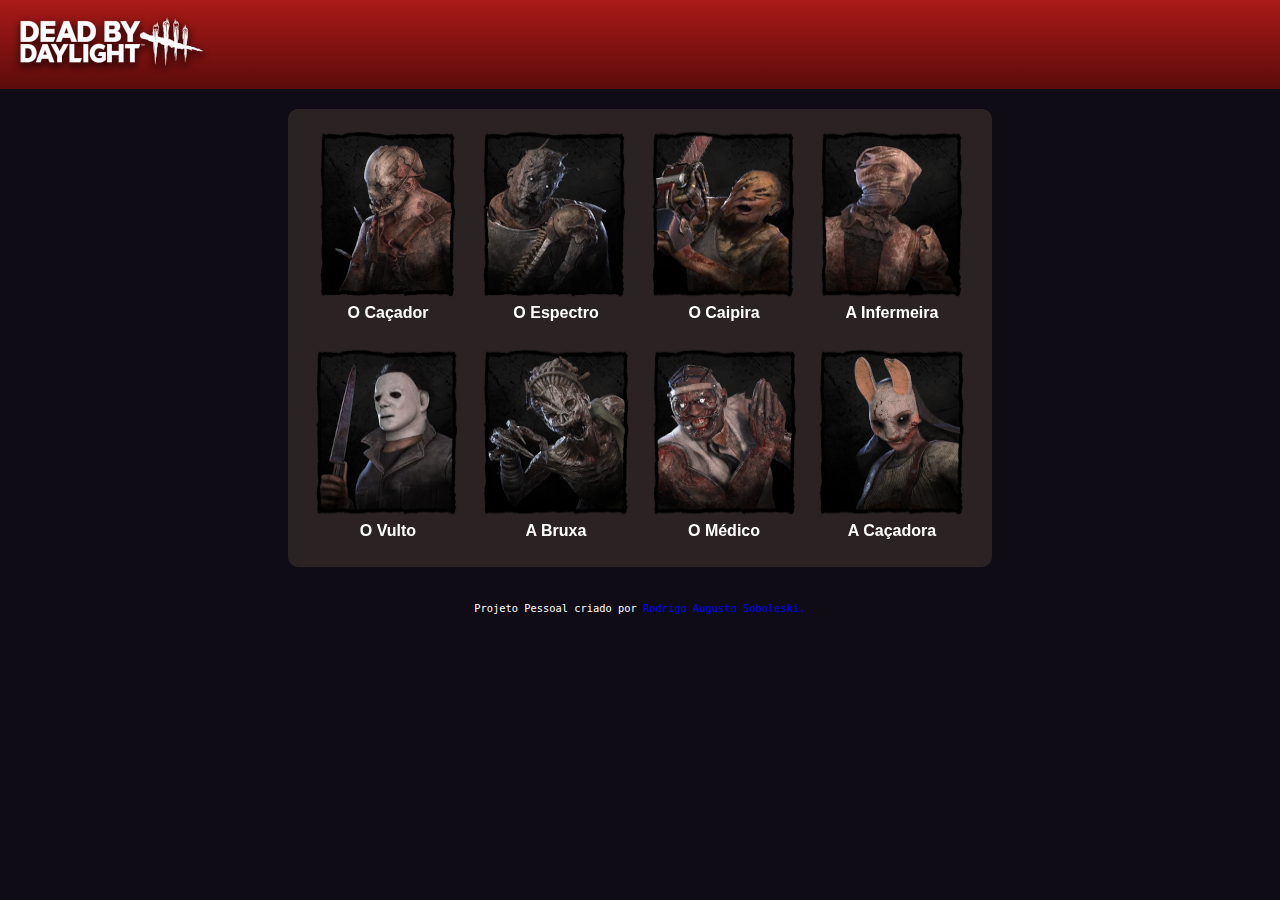
<file: index.html>
<!DOCTYPE html>
<html lang="pt-br">

<head>
    <meta charset="UTF-8">
    <meta name="viewport" content="width=device-width, initial-scale=1.0">
    <title>Assassinos Dead by Daylight</title>
    <link rel="shortcut icon" href="imagens/dbd-icon.ico" type="image/x-icon">
    <link rel="stylesheet" href="estilos/mobile-first.css">
    <link rel="stylesheet" href="estilos/media-query.css"> 
</head>

<body>
    <header>
        <img src="imagens/Deadbydaylight_logo.png" alt="">
    </header>

    <section>
        <div class="container">

            <a href="paginas/1-trapper-info.html">
                <div class="card">
                    <img src="imagens/1-trapper/trapper-card.png" alt="card-o_caçador">
                    <div class="texto">
                        <h2>O Caçador</h2>
                    </div>
                </div>
            </a>

            <a href="paginas/2-wraith-info.html">
                <div class="card">
                    <img src="imagens/2-wraith/wraith-card.png" alt="card-o_espectro">
                    <div class="texto">
                        <h2>O Espectro</h2>
                    </div>
                </div>
            </a>

            <a href="paginas/3-hillbilly-info.html">
                <div class="card">
                    <img src="imagens/3-hillbilly/hillbilly-card.png" alt="card-o_caipira">
                    <div class="texto">
                        <h2>O Caipira</h2>
                    </div>
                </div>
            </a>

            <a href="paginas/4-nurse.info.html">
                <div class="card">
                    <img src="imagens/4-nurse/nurse.png" alt="card-a_infermeira">
                    <div class="texto">
                        <h2>A Infermeira</h2>
                    </div>
                </div>
            </a>

            <a href="paginas/5-myers-info.html">
                <div class="card">
                    <img src="imagens/5-myers/myers-card.png" alt="card-o-vulto">
                    <div class="texto">
                        <h2>O Vulto</h2>
                    </div>
                </div>
            </a>

            <a href="paginas/6-hag-info.html">
                <div class="card">
                    <img src="imagens/6-hag/hag-card.png" alt="card-a_bruxa">
                    <div class="texto">
                        <h2>A Bruxa</h2>
                    </div>
                </div>
            </a>

            <a href="paginas/7-doctor-info.html">
                <div class="card">
                    <img src="imagens/7-doctor/doctor-card.png" alt="card-o-medico">
                    <div class="texto">
                        <h2>O Médico</h2>
                    </div>
                </div>
            </a>

            <a href="paginas/8-huntress-info.html">
                <div class="card">
                    <img src="imagens/8-huntress/huntress-card.png" alt="card-a-caçadora">
                    <div class="texto">
                        <h2>A Caçadora</h2>
                    </div>
                </div>
            </a>

    </section>
</body>

<footer>
    <p>Projeto Pessoal criado por <a href="https://github.com/rodrigosoboleski" target="_blank">Rodrigo Augusto Soboleski.</a></p>
</footer>



<script type="text/javascript" src="vanilla-tilt.js"></script>
    <script>
        VanillaTilt.init(document.querySelectorAll(".card"), {
            max: 25,
            speed: 400,
        });
    </script>
</html>
</file>
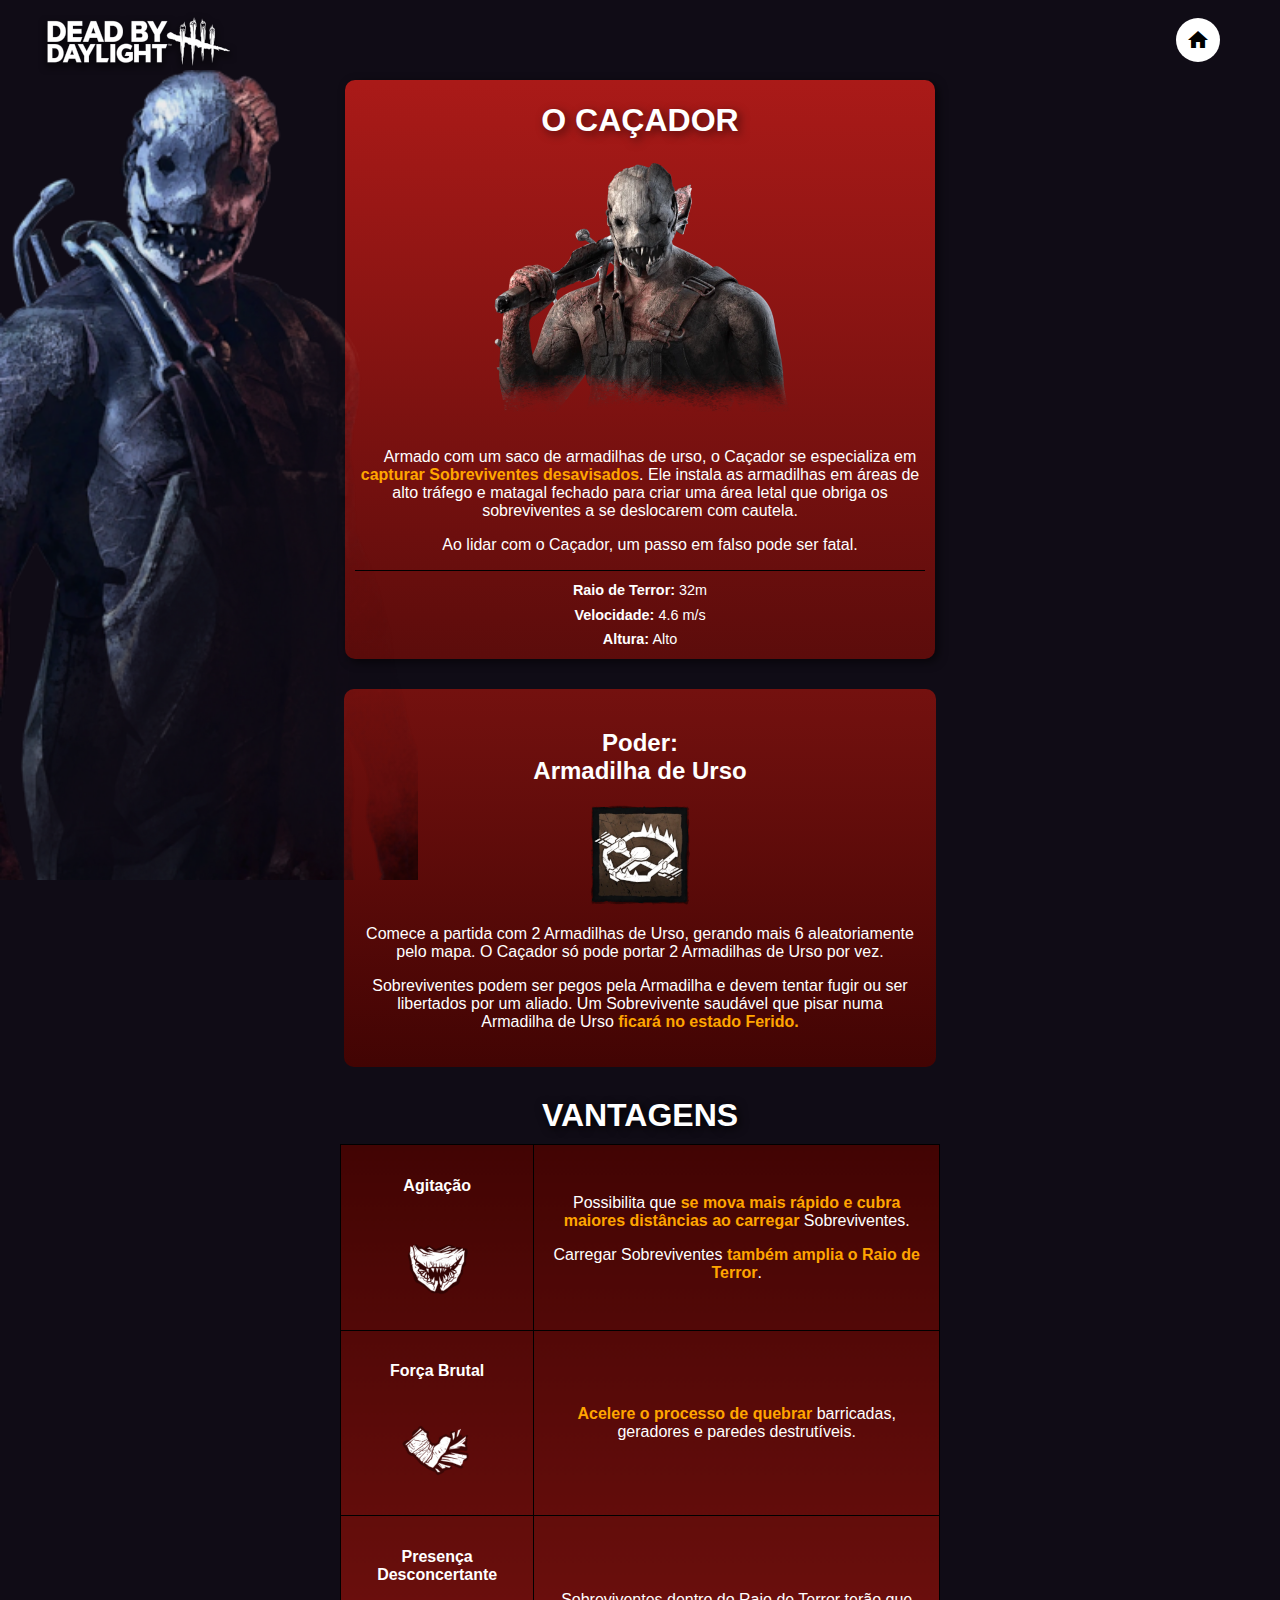
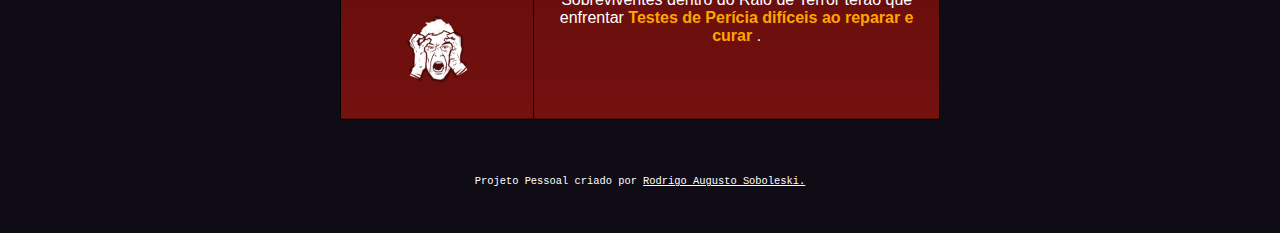
<file: paginas/1-trapper-info.html>
<!DOCTYPE html>
<html lang="pt-br">

<head>
    <meta charset="UTF-8">
    <meta name="viewport" content="width=device-width, initial-scale=1.0">
    <title>Sobre O Caçador</title>
    <link rel="stylesheet" href="../estilos/info.css">
    <link rel="stylesheet" href="../estilos/info-mq.css">
    <link href="https://fonts.googleapis.com/icon?family=Material+Icons" rel="stylesheet">
</head>

<body>
    <header>
        <div class="logo">
            <img src="../imagens/Deadbydaylight_logo.png" alt="deadbydaylight_logo">
        </div>
        <div class="home">
            <a href="../index.html"><i class="material-icons">home</i></a>
        </div>
    </header>



    <main>

        <section class="wpp">
            <img src="../imagens/1-trapper/trapper-corpo.png" alt="caçador-corpo">
        </section>


        <section class="pagina">
            <section class="killer-sobre">
                <h1>O CAÇADOR</h1>
                <section class="killer">
                    <img src="../imagens/1-trapper/trapper-busto.png" alt="dbd-o_caçador-busto">
                </section>

                <section class="sobre">
                    <p>Armado com um saco de armadilhas de urso, o Caçador se especializa em <span>capturar
                            Sobreviventes desavisados</span>. Ele instala as armadilhas em áreas de alto tráfego e
                        matagal fechado para criar uma área letal que obriga os sobreviventes a se deslocarem com
                        cautela.</p>
                    <p>Ao lidar com o Caçador, um passo em falso pode ser fatal.</p>

                    <div class="div1">
                        <p><strong>Raio de Terror:</strong> 32m</p>
                        <p><strong>Velocidade:</strong> 4.6 m/s</p>
                        <p><strong>Altura:</strong> Alto</p>
                    </div>
                </section>
            </section>

            <section class="dados">
                <h2>Poder:<br>Armadilha de Urso</h2>
                    <img src="../imagens/1-trapper/power-armadilha.png" alt="icone-poder-o_caçador">
                    <div id="poder">
                        <p>Comece a partida com 2 Armadilhas de Urso, gerando mais 6 aleatoriamente pelo mapa. O Caçador
                            só pode portar 2 Armadilhas de Urso por vez.</p>
                        <p>Sobreviventes podem ser pegos pela Armadilha e devem tentar fugir ou ser libertados por um
                            aliado. Um Sobrevivente saudável que pisar numa Armadilha de Urso <span>ficará no estado
                                Ferido.</span></p>
                    </div>
            </section>



            <h1 class="titulo">VANTAGENS</h1>
            <section class="perks">
                <table>
                    <tr>
                        <td class="td-img">
                            <h4>Agitação</h4>
                            <img src="../imagens/1-trapper/IconPerks_agitation.png" alt="icone-vantagem-agitação">
                        </td>
                        <td class="td-text">
                            <p> Possibilita que <span>se mova mais rápido e cubra maiores distâncias ao carregar</span>
                                Sobreviventes. </p>
                            <p>Carregar Sobreviventes <span>também amplia o Raio de Terror</span>.</p>

                        </td>
                    </tr>
                    <tr>
                        <td class="td-img">
                            <h4>Força Brutal</h4>
                            <img src="../imagens/1-trapper/IconPerks_brutalStrength.png"
                                alt="icone-vantagem-força_brutal">
                        </td>
                        <td class="td-text">
                            <p><span>Acelere o processo de quebrar</span> barricadas, geradores e paredes destrutíveis.</p>
                        </td>
                    </tr>
                    <tr>
                        <td class="td-img">
                            <h4>Presença Desconcertante</h4>
                            <img src="../imagens/1-trapper/IconPerks_unnervingPresence.png"
                                alt="icone-vantagem-presença_desconcertante">
                        </td>
                        <td class="td-text">
                            <p>Sobreviventes dentro do Raio de Terror terão que enfrentar <span>
                                Testes de Perícia difíceis ao
                                    reparar e curar
                            </span>.</p>
                        </td>
                    </tr>
                </table>
            </section>
        </section>
    </main>
</body>

<footer>
    <p>Projeto Pessoal criado por <a href="https://github.com/rodrigosoboleski" target="_blank">Rodrigo Augusto
            Soboleski.</a></p>
</footer>

</html>
</file>
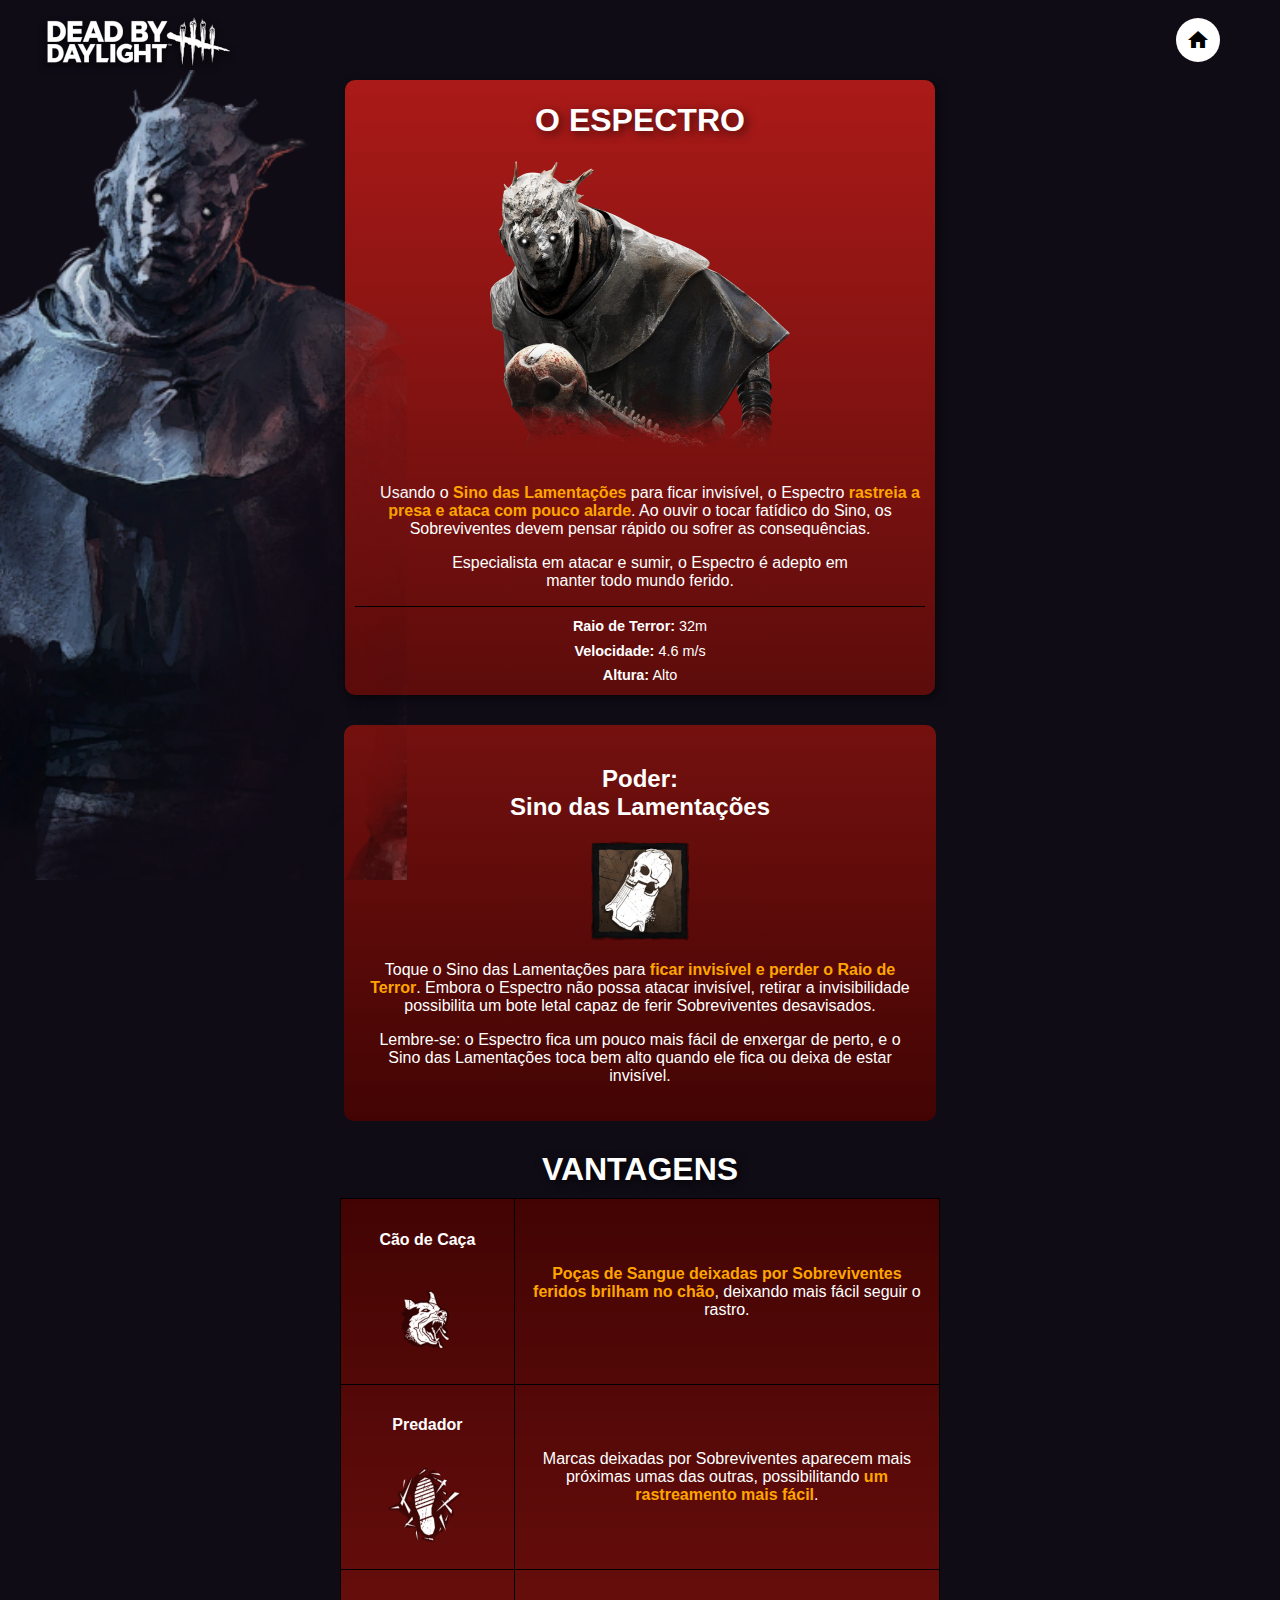
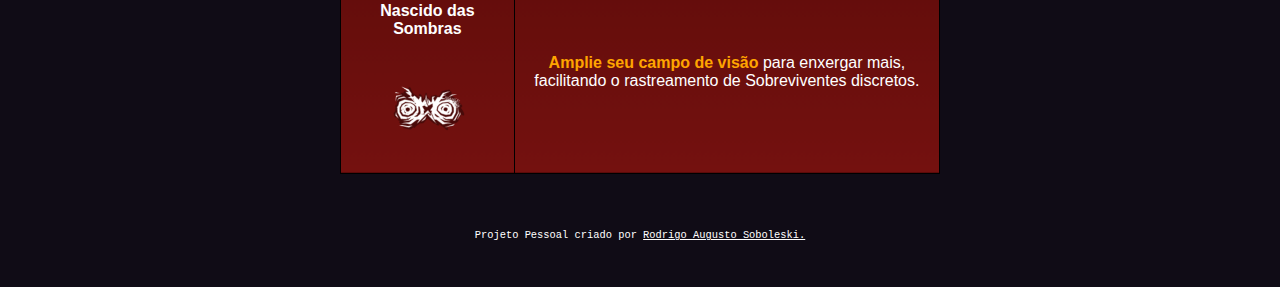
<file: paginas/2-wraith-info.html>
<!DOCTYPE html>
<html lang="pt-br">

<head>
    <meta charset="UTF-8">
    <meta name="viewport" content="width=device-width, initial-scale=1.0">
    <title>Sobre O Espectro</title>
    <link rel="stylesheet" href="../estilos/info.css">
    <link rel="stylesheet" href="../estilos/info-mq.css">
    <link href="https://fonts.googleapis.com/icon?family=Material+Icons" rel="stylesheet">
</head>

<body>
    <header>
        <div class="logo">
            <img src="../imagens/Deadbydaylight_logo.png" alt="deadbydaylight_logo">
        </div>
        <div class="home">
            <a href="../index.html"><i class="material-icons">home</i></a>
        </div>
    </header>

    <main>

        <section class="wpp">
            <img src="../imagens/2-wraith/wraith-corpo.png" alt="espectro-corpo">
        </section>

        <section class="pagina">
            <section class="killer-sobre">
                <h1>O ESPECTRO</h1>
                <section class="killer">
                    <img src="../imagens/2-wraith/wraith-busto.png" alt="dbd-o_espectro-busto">
                </section>
                <section class="sobre">
                    <p>Usando o <span>Sino das Lamentações</span> para ficar invisível, o Espectro <span>rastreia a presa e ataca com pouco alarde</span>. Ao ouvir o tocar fatídico do Sino, os Sobreviventes devem pensar rápido ou sofrer as consequências.</p>
                    <p>Especialista em atacar e sumir, o Espectro é adepto em <br> manter todo mundo ferido.</p>
                    <div class="div1">
                        <p><strong>Raio de Terror:</strong> 32m</p>
                        <p><strong>Velocidade:</strong> 4.6 m/s</p>
                        <p><strong>Altura:</strong> Alto</p>
                </div>
                </section>
            </section>

            <section class="dados">
                    <h2>Poder: <br> Sino das Lamentações</h2>
                    <img src="../imagens/2-wraith/power-sino.png" alt="icone-poder-o-espectro">
                    
                    <div class="poder">
                        <p>Toque o Sino das Lamentações para <span>ficar invisível e perder o Raio de Terror</span>. Embora o Espectro não possa atacar invisível, retirar a invisibilidade possibilita um bote letal capaz de ferir Sobreviventes desavisados.</p> 
                        <p>Lembre-se: o Espectro fica um pouco mais fácil de enxergar de perto, e o Sino das Lamentações toca bem alto quando ele fica ou deixa de estar invisível.</p>
                    </div>
            </section>
            <h1 class="titulo">VANTAGENS</h1>
            <section class="perks">
                <table>
                    <tr>
                        <td class="td-img">
                            <h4>Cão de Caça</h4>
                            <img src="../imagens/2-wraith/IconPerks_bloodhound.png" alt="icone-vantagem-cao-de-caça">
                        </td>
                        <td class="td-text">
                            <p> <span>Poças de Sangue deixadas por Sobreviventes feridos brilham no chão</span>, deixando mais fácil seguir o rastro.</p>
                        </td>
                    </tr>
                    <tr>
                        <td class="td-img">
                            <h4>Predador</h4>
                            <img src="../imagens/2-wraith/IconPerks_predator.png" alt="icone-vantagem-predador">
                        </td>
                        <td class="td-text">
                            <p>Marcas deixadas por Sobreviventes aparecem mais próximas umas das outras, possibilitando <span>um rastreamento mais fácil</span>.</p>
                        </td>
                    </tr>
                    <tr>
                        <td class="td-img">
                            <h4>Nascido das Sombras</h4>
                            <img src="../imagens/2-wraith/IconPerks_shadowborn.png" alt="icone-vantagem-pnascido-das-sombras">
                        </td>
                        <td class="td-text">
                            <p><span>Amplie seu campo de visão</span> para enxergar mais, facilitando o rastreamento de Sobreviventes discretos.</p>
                        </td>
                    </tr>
                </table>
            </section>
        </section>
    </main>
</body>

<footer>
    <p>Projeto Pessoal criado por <a href="https://github.com/rodrigosoboleski" target="_blank">Rodrigo Augusto Soboleski.</a></p>
</footer>

</html>
</file>
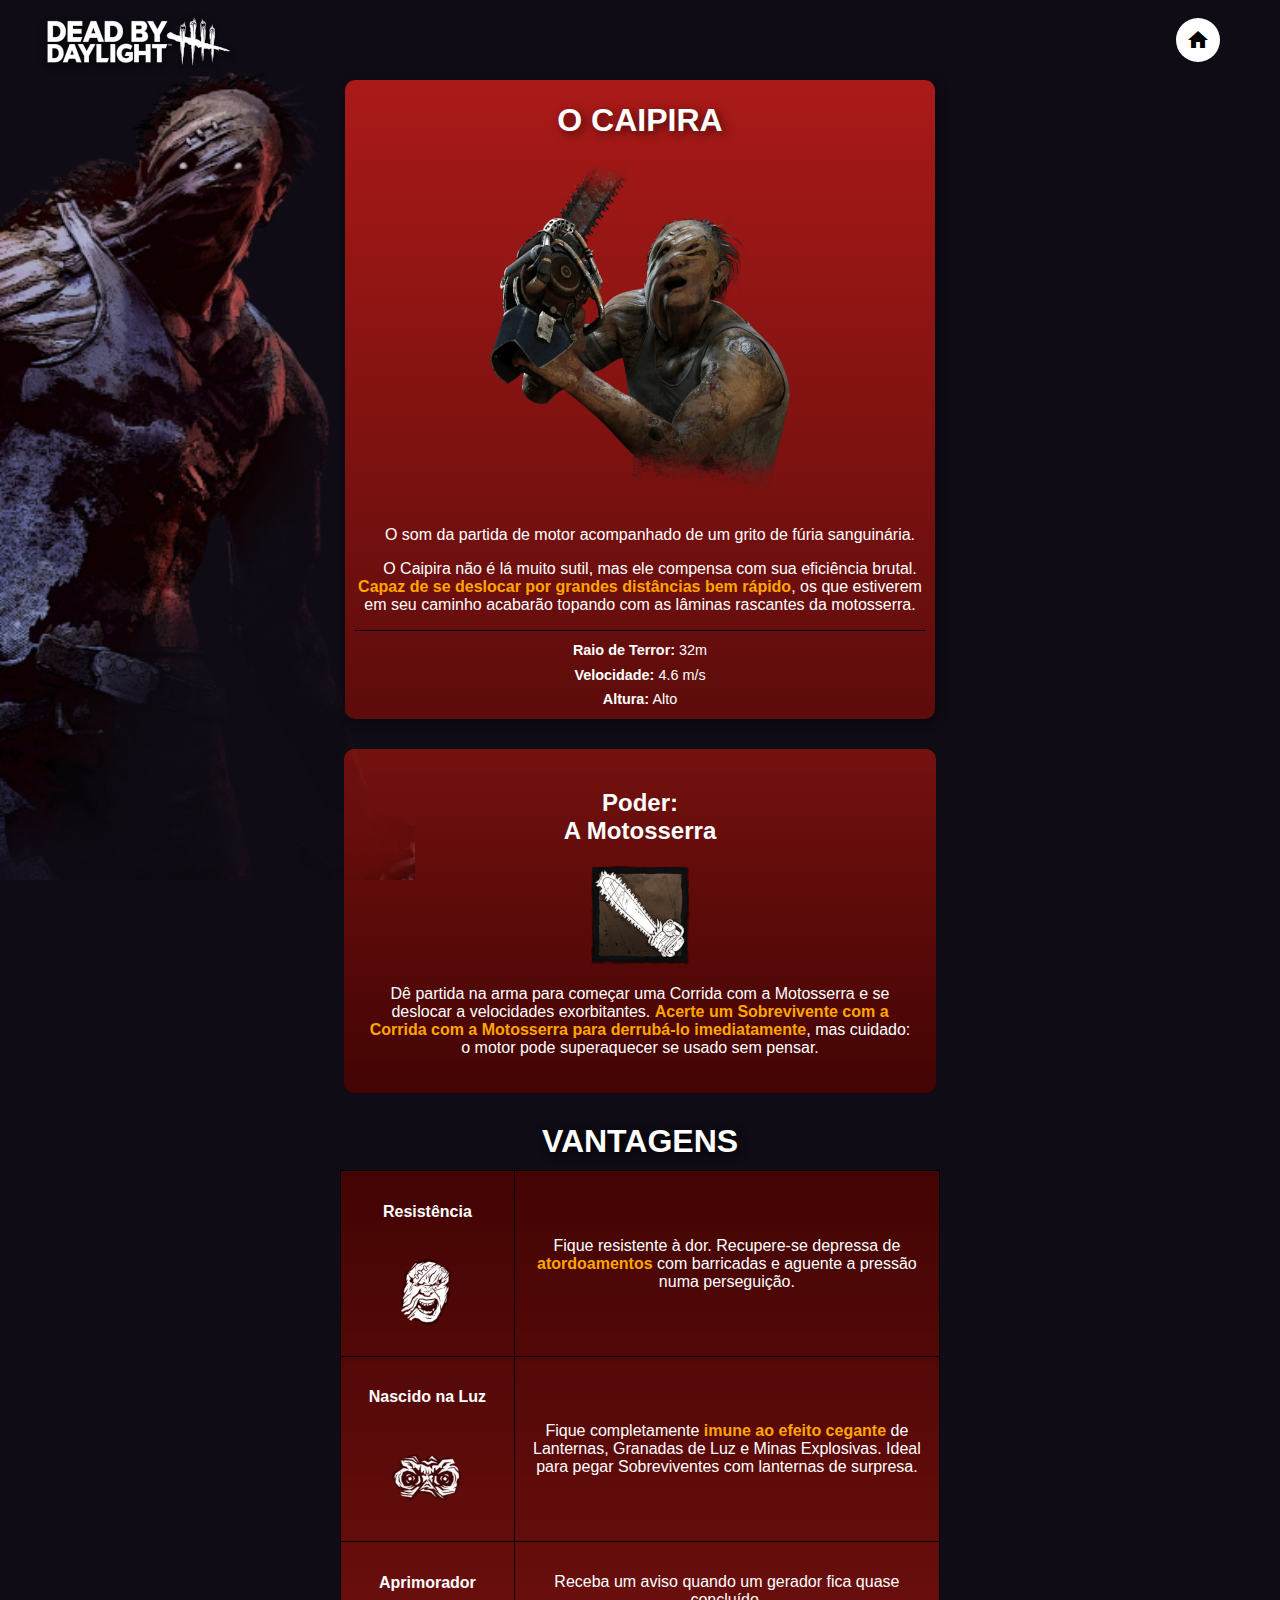
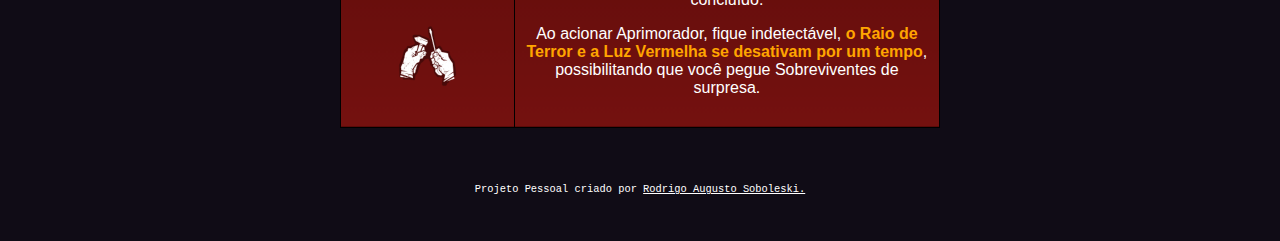
<file: paginas/3-hillbilly-info.html>
<!DOCTYPE html>
<html lang="pt-br">

<head>
    <meta charset="UTF-8">
    <meta name="viewport" content="width=device-width, initial-scale=1.0">
    <title>Sobre O Caçador</title>
    <link rel="stylesheet" href="../estilos/info.css">
    <link rel="stylesheet" href="../estilos/info-mq.css">
    <link href="https://fonts.googleapis.com/icon?family=Material+Icons" rel="stylesheet">
</head>

<body>
    <header>
        <div class="logo">
            <img src="../imagens/Deadbydaylight_logo.png" alt="deadbydaylight_logo">
        </div>
        <div class="home">
            <a href="../index.html"><i class="material-icons">home</i></a>
        </div>
    </header>

    <main>

        <section class="wpp">
            <img src="../imagens/3-hillbilly/hillbilly-corpo.png" alt="caipira-corpo">
        </section>

        <section class="pagina">
            <section class="killer-sobre">
                <h1>O CAIPIRA</h1>
                <section class="killer">
                    <img src="../imagens/3-hillbilly/Hillbilly-busto.png" alt="dbd-o-caipira-busto">
                </section>

                <section class="sobre">
                    <p>O som da partida de motor acompanhado de um grito de fúria sanguinária.</p>
                    <p>O Caipira não é lá muito sutil, mas ele compensa com sua eficiência brutal. <span>Capaz de se
                            deslocar por grandes distâncias bem rápido</span>, os que estiverem em seu caminho acabarão
                        topando com as lâminas rascantes da motosserra.</p>


                    <div class="div1">
                        <p><strong>Raio de Terror:</strong> 32m</p>
                        <p><strong>Velocidade:</strong> 4.6 m/s</p>
                        <p><strong>Altura:</strong> Alto</p>
                    </div>
                </section>
            </section>

            <section class="dados">
                <h2>Poder:<br>A Motosserra</h2>
                <img src="../imagens/3-hillbilly/power-chainsaw.png" alt="icone-poder-o_caipira">
                <div id="poder">
                    <p>Dê partida na arma para começar uma Corrida com a Motosserra e se deslocar a velocidades
                        exorbitantes. <span>Acerte um Sobrevivente com a Corrida com a Motosserra para derrubá-lo
                            imediatamente</span>, mas cuidado: o motor pode superaquecer se usado sem pensar.</p>
                </div>
            </section>



            <h1 class="titulo">VANTAGENS</h1>
            <section class="perks">
                <table>
                    <tr>
                        <td class="td-img">
                            <h4>Resistência</h4>
                            <img src="../imagens/3-hillbilly/IconPerks_enduring.png" alt="icone-vantagem-resistencia">
                        </td>
                        <td class="td-text">
                            <p>Fique resistente à dor. Recupere-se depressa de <span>atordoamentos</span> com barricadas
                                e aguente a pressão numa perseguição.</p>

                        </td>
                    </tr>
                    <tr>
                        <td class="td-img">
                            <h4>Nascido na Luz</h4>
                            <img src="../imagens/3-hillbilly/IconPerks_lightborn.png"
                                alt="icone-vantagem-nascido-na-luz">
                        </td>
                        <td class="td-text">
                            <p>Fique completamente <span>imune ao efeito cegante</span> de Lanternas, Granadas de Luz e
                                Minas Explosivas. Ideal para pegar Sobreviventes com lanternas de surpresa.</p>
                        </td>
                    </tr>
                    <tr>
                        <td class="td-img">
                            <h4>Aprimorador</h4>
                            <img src="../imagens/3-hillbilly/IconPerks_tinkerer.png" alt="icone-vantagem-aprimorador">
                        </td>
                        <td class="td-text">
                            <p>Receba um aviso quando um gerador fica quase concluído.</p>
                            <p>Ao acionar Aprimorador, fique indetectável, <span>o Raio de Terror e a Luz Vermelha se
                                    desativam por um tempo</span>, possibilitando que você pegue Sobreviventes de
                                surpresa.</p>
                        </td>
                    </tr>
                </table>
            </section>
        </section>
    </main>
</body>

<footer>
    <p>Projeto Pessoal criado por <a href="https://github.com/rodrigosoboleski" target="_blank">Rodrigo Augusto
            Soboleski.</a></p>
</footer>

</html>
</file>
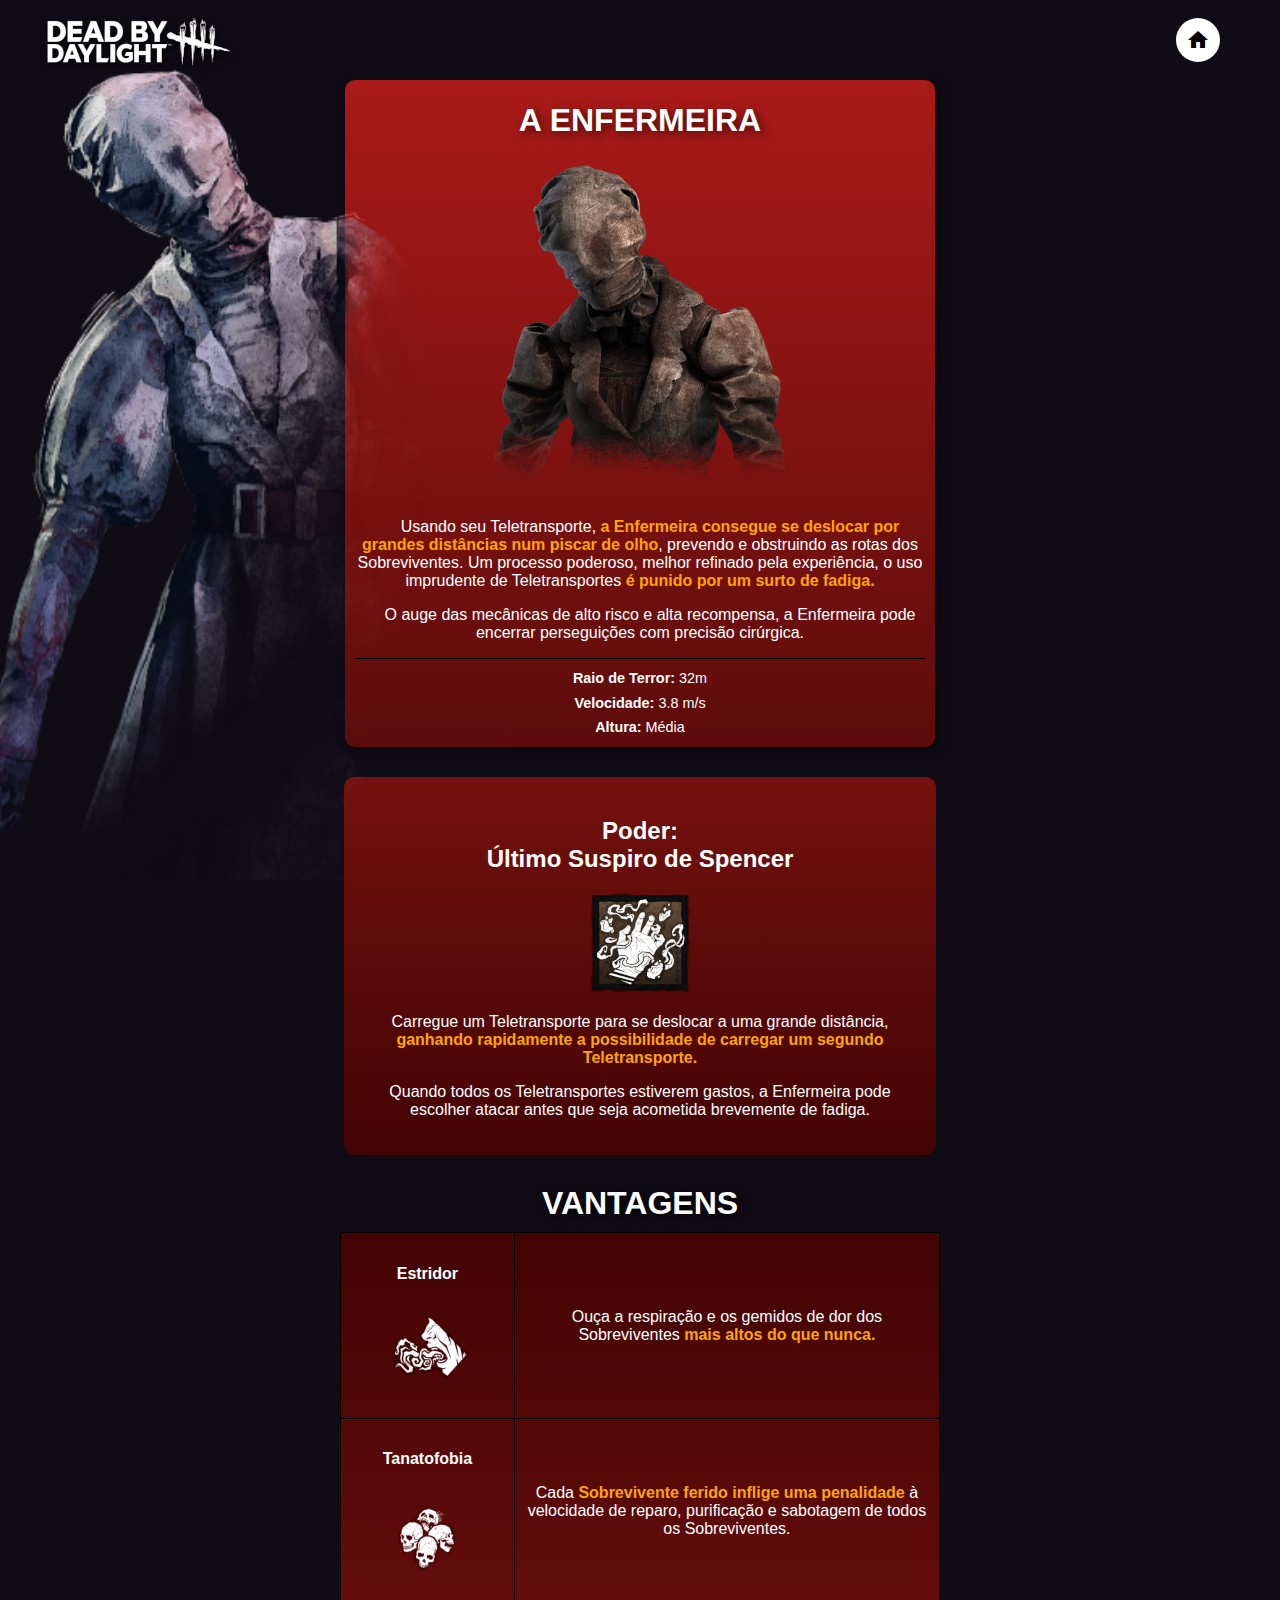
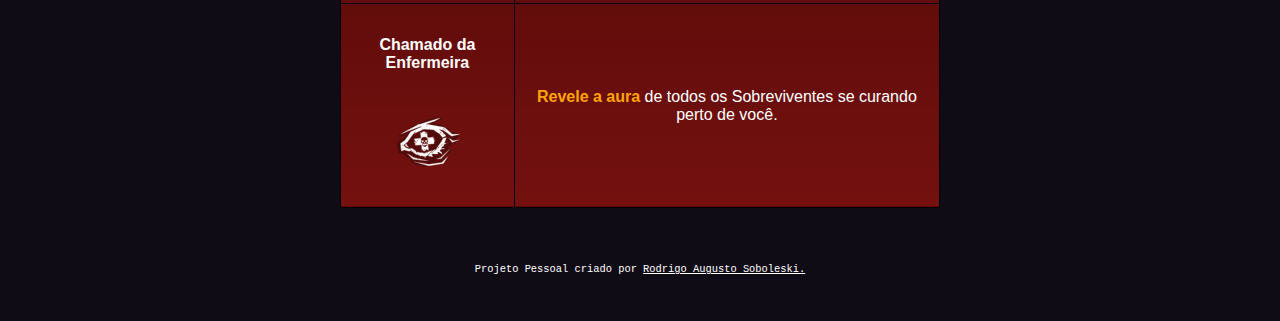
<file: paginas/4-nurse.info.html>
<!DOCTYPE html>
<html lang="pt-br">

<head>
    <meta charset="UTF-8">
    <meta name="viewport" content="width=device-width, initial-scale=1.0">
    <title>Sobre O Caçador</title>
    <link rel="stylesheet" href="../estilos/info.css">
    <link rel="stylesheet" href="../estilos/info-mq.css">
    <link href="https://fonts.googleapis.com/icon?family=Material+Icons" rel="stylesheet">
</head>

<body>
    <header>
        <div class="logo">
            <img src="../imagens/Deadbydaylight_logo.png" alt="deadbydaylight_logo">
        </div>
        <div class="home">
            <a href="../index.html"><i class="material-icons">home</i></a>
        </div>
    </header>

    <main>
        
        <section class="wpp">
            <img src="../imagens/4-nurse/nurse-corpo.png" alt="enfermeira-corpo">
        </section>

        <section class="pagina">
            <section class="killer-sobre">
                <h1>A ENFERMEIRA</h1>
                <section class="killer">
                    <img src="../imagens/4-nurse/nurse-busto.png" alt="dbd-a-enfermeira-busto">
                </section>

                <section class="sobre">
                    <p>Usando seu Teletransporte, <span>a Enfermeira consegue se deslocar por grandes distâncias num
                            piscar de olho</span>, prevendo e obstruindo as rotas dos Sobreviventes. Um processo
                        poderoso, melhor refinado pela experiência, o uso imprudente de Teletransportes <span>é punido
                            por um surto de fadiga.</span></p>
                    <p>O auge das mecânicas de alto risco e alta recompensa, a Enfermeira pode encerrar perseguições com
                        precisão cirúrgica.</p>


                    <div class="div1">
                        <p><strong>Raio de Terror:</strong> 32m</p>
                        <p><strong>Velocidade:</strong> 3.8 m/s</p>
                        <p><strong>Altura:</strong> Média</p>
                    </div>
                </section>
            </section>

            <section class="dados">
                <h2>Poder:<br>Último Suspiro de Spencer</h2>
                <img src="../imagens/4-nurse/power-breath.png" alt="icone-poder-a-enfermeira">
                <div id="poder">
                    <p>Carregue um Teletransporte para se deslocar a uma grande distância, <span>ganhando rapidamente a possibilidade de carregar um segundo Teletransporte.</span></p>
                    <p>Quando todos os Teletransportes estiverem gastos, a Enfermeira pode escolher atacar antes que
                        seja acometida brevemente de fadiga.</p>
                </div>
            </section>



            <h1 class="titulo">VANTAGENS</h1>
            <section class="perks">
                <table>
                    <tr>
                        <td class="td-img">
                            <h4>Estridor</h4>
                            <img src="../imagens/4-nurse/IconPerks_stridor.png" alt="icone-vantagem-estridor">
                        </td>
                        <td class="td-text">
                            <p>Ouça a respiração e os gemidos de dor dos Sobreviventes <span>mais altos do que nunca.</span></p>

                        </td>
                    </tr>
                    <tr>
                        <td class="td-img">
                            <h4>Tanatofobia</h4>
                            <img src="../imagens/4-nurse/IconPerks_thanatophobia.png"
                                alt="icone-vantagem-tanatofobia">
                        </td>
                        <td class="td-text">
                            <p>Cada <span>Sobrevivente ferido inflige uma penalidade</span> à velocidade de reparo, purificação e sabotagem de todos os Sobreviventes.</p>
                        </td>
                    </tr>
                    <tr>
                        <td class="td-img">
                            <h4>Chamado da Enfermeira</h4>
                            <img src="../imagens/4-nurse/IconPerks_aNursesCalling.png" alt="icone-vantagem-chamado-da-enfermeira">
                        </td>
                        <td class="td-text">
                            <p><span>Revele a aura</span> de todos os Sobreviventes se curando perto de você.</p>
                        </td>
                    </tr>
                </table>
            </section>
        </section>
    </main>
</body>

<footer>
    <p>Projeto Pessoal criado por <a href="https://github.com/rodrigosoboleski" target="_blank">Rodrigo Augusto
            Soboleski.</a></p>
</footer>

</html>
</file>
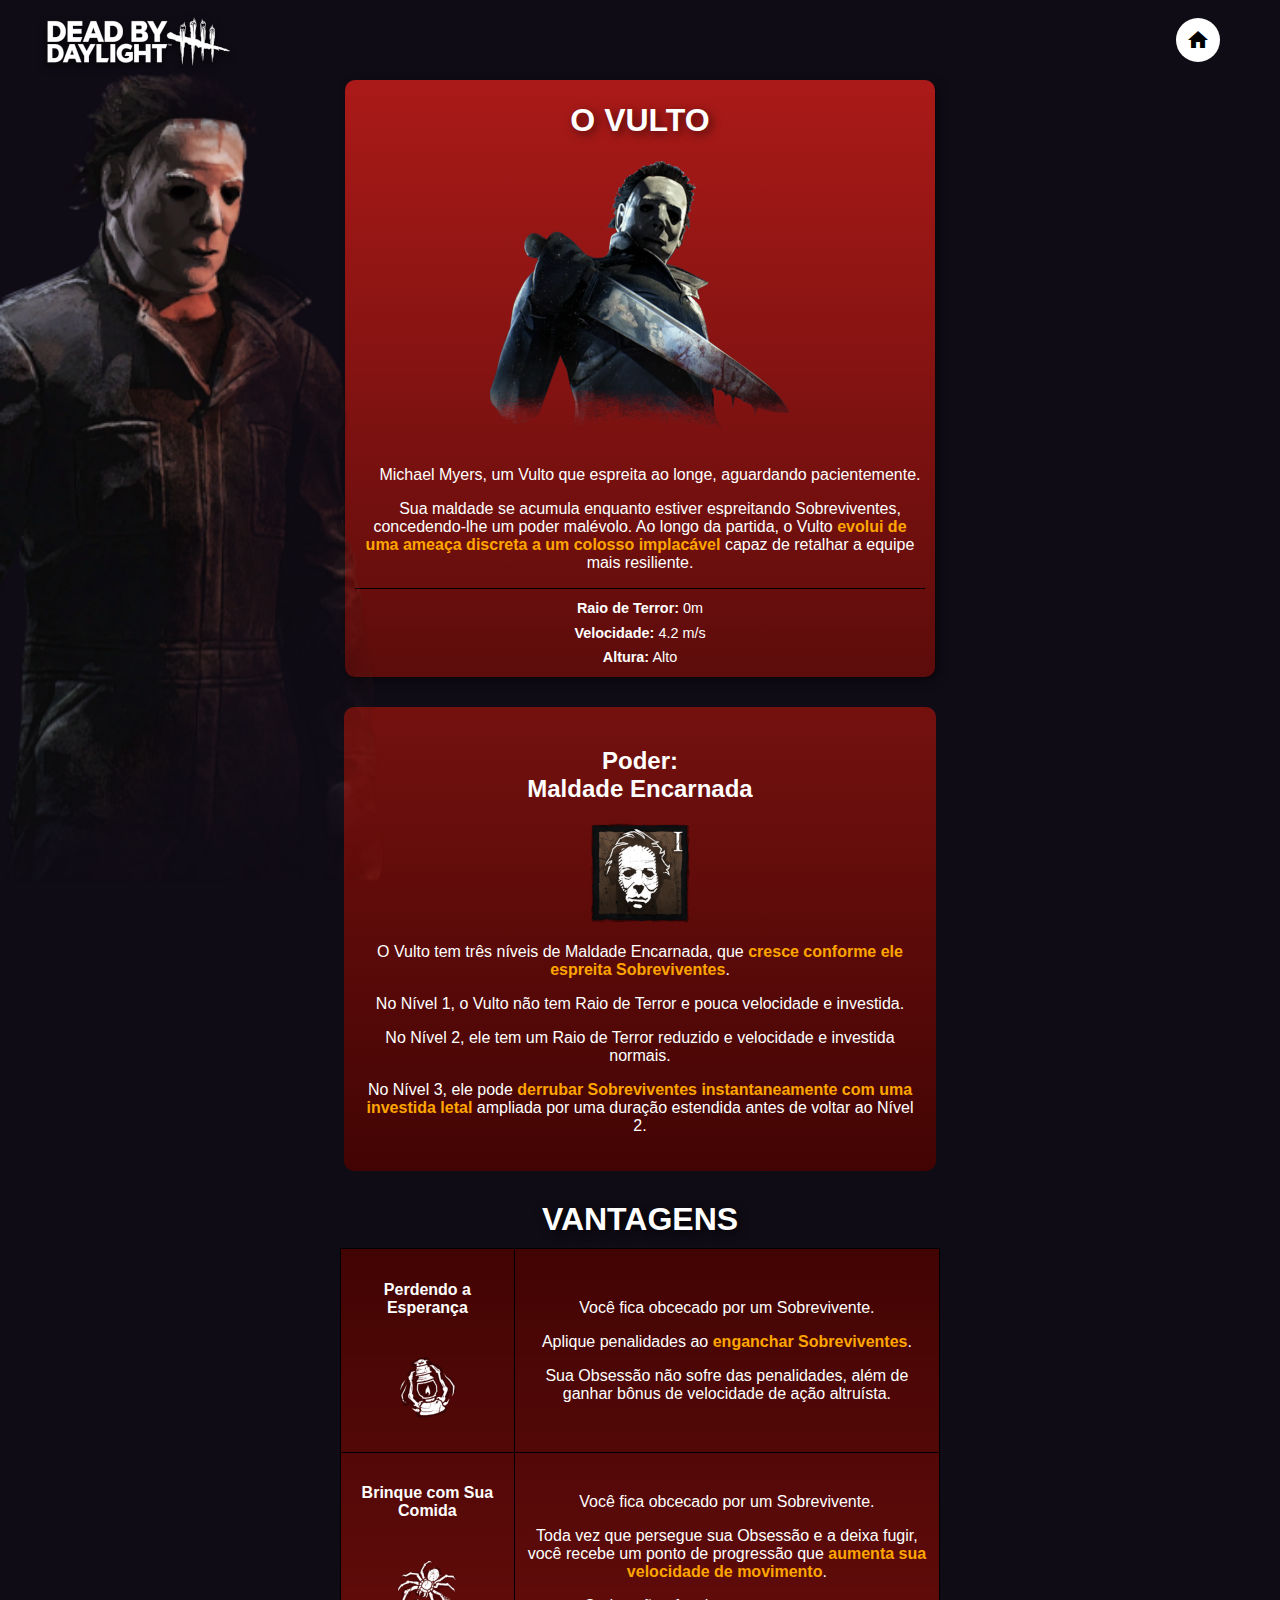
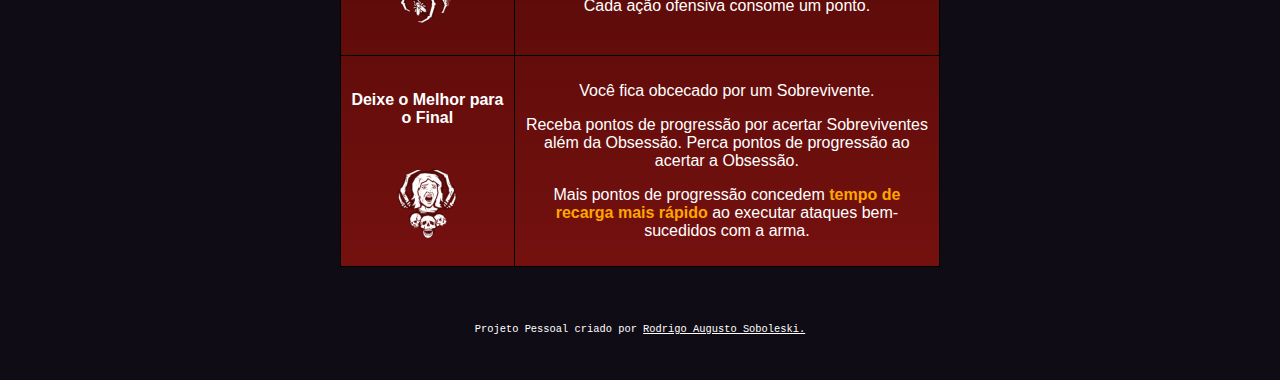
<file: paginas/5-myers-info.html>
<!DOCTYPE html>
<html lang="pt-br">

<head>
    <meta charset="UTF-8">
    <meta name="viewport" content="width=device-width, initial-scale=1.0">
    <title>Sobre O Vulto</title>
    <link rel="stylesheet" href="../estilos/info.css">
    <link rel="stylesheet" href="../estilos/info-mq.css">
    <link href="https://fonts.googleapis.com/icon?family=Material+Icons" rel="stylesheet">
</head>

<body>
    <header>
        <div class="logo">
            <img src="../imagens/Deadbydaylight_logo.png" alt="deadbydaylight_logo">
        </div>
        <div class="home">
            <a href="../index.html"><i class="material-icons">home</i></a>
        </div>
    </header>

    <main>

        <section class="wpp">
            <img src="../imagens/5-myers/myers-corpo.png" alt="vulto-corpo">
        </section>

        <section class="pagina">
            <section class="killer-sobre">
                <h1>O VULTO</h1>
                <section class="killer">
                    <img src="../imagens/5-myers/myers-busto.png" alt="dbd-o-vulto-busto">
                </section>

                <section class="sobre">
                    <p>Michael Myers, um Vulto que espreita ao longe, aguardando pacientemente.</p>
                    <p>Sua maldade se acumula enquanto estiver espreitando Sobreviventes, concedendo-lhe um poder
                        malévolo. Ao longo da partida, o Vulto <span>evolui de uma ameaça discreta a um colosso
                            implacável</span> capaz de retalhar a equipe mais resiliente.</p>


                    <div class="div1">
                        <p><strong>Raio de Terror:</strong> 0m</p>
                        <p><strong>Velocidade:</strong> 4.2 m/s</p>
                        <p><strong>Altura:</strong> Alto</p>
                    </div>
                </section>
            </section>

            <section class="dados">
                <h2>Poder:<br>Maldade Encarnada</h2>
                <img src="../imagens/5-myers/evil-power.png" alt="icone-poder-o-vulto">
                <div id="poder">
                    <p>O Vulto tem três níveis de Maldade Encarnada, que <span>cresce conforme ele espreita Sobreviventes</span>.</p>
                    <p>No Nível 1, o Vulto não tem Raio de Terror e pouca velocidade e investida.</p>
                    <p>No Nível 2, ele tem um Raio de Terror reduzido e velocidade e investida normais.</p>
                    <p>No Nível 3, ele pode <span>derrubar Sobreviventes instantaneamente com uma investida letal</span> ampliada por
                        uma duração estendida antes de voltar ao Nível 2.</p>
                </div>
            </section>



            <h1 class="titulo">VANTAGENS</h1>
            <section class="perks">
                <table>
                    <tr>
                        <td class="td-img">
                            <h4>Perdendo a Esperança</h4>
                            <img src="../imagens/5-myers/IconPerks_dyingLight.png" alt="icone-vantagem-perdendo-a-esperança">
                        </td>
                        <td class="td-text">
                            <p>Você fica obcecado por um Sobrevivente.</p>
                            <p>Aplique penalidades ao <span>enganchar Sobreviventes</span>.</p>
                            <p>Sua Obsessão não sofre das penalidades, além de ganhar bônus de velocidade de ação altruísta.</p>
                        </td>
                    </tr>
                    <tr>
                        <td class="td-img">
                            <h4>Brinque com Sua Comida</h4>
                            <img src="../imagens/5-myers/IconPerks_playWithYourFood.png"
                                alt="icone-vantagem-brinque-com-sua-comida">
                        </td>
                        <td class="td-text">
                            <p>Você fica obcecado por um Sobrevivente.</p>
                            <p>Toda vez que persegue sua Obsessão e a deixa fugir, você recebe um ponto de progressão que <span>aumenta sua velocidade de movimento</span>.</p>
                            <p>Cada ação ofensiva consome um ponto.</p>
                        </td>
                    </tr>
                    <tr>
                        <td class="td-img">
                            <h4>Deixe o Melhor para o Final</h4>
                            <img src="../imagens/5-myers/IconPerks_saveTheBestForLast.png" alt="icone-vantagem-deixe-o-melhor-para-o-final">
                        </td>
                        <td class="td-text">
                            <p>Você fica obcecado por um Sobrevivente.</p> 
                            <p>Receba pontos de progressão por acertar Sobreviventes além da Obsessão. Perca pontos de progressão ao acertar a Obsessão. </p>
                            <p>Mais pontos de progressão concedem <span>tempo de recarga mais rápido</span> ao executar ataques bem-sucedidos com a arma.</p>
                        </td>
                    </tr>
                </table>
            </section>
        </section>
    </main>
</body>

<footer>
    <p>Projeto Pessoal criado por <a href="https://github.com/rodrigosoboleski" target="_blank">Rodrigo Augusto
            Soboleski.</a></p>
</footer>

</html>
</file>
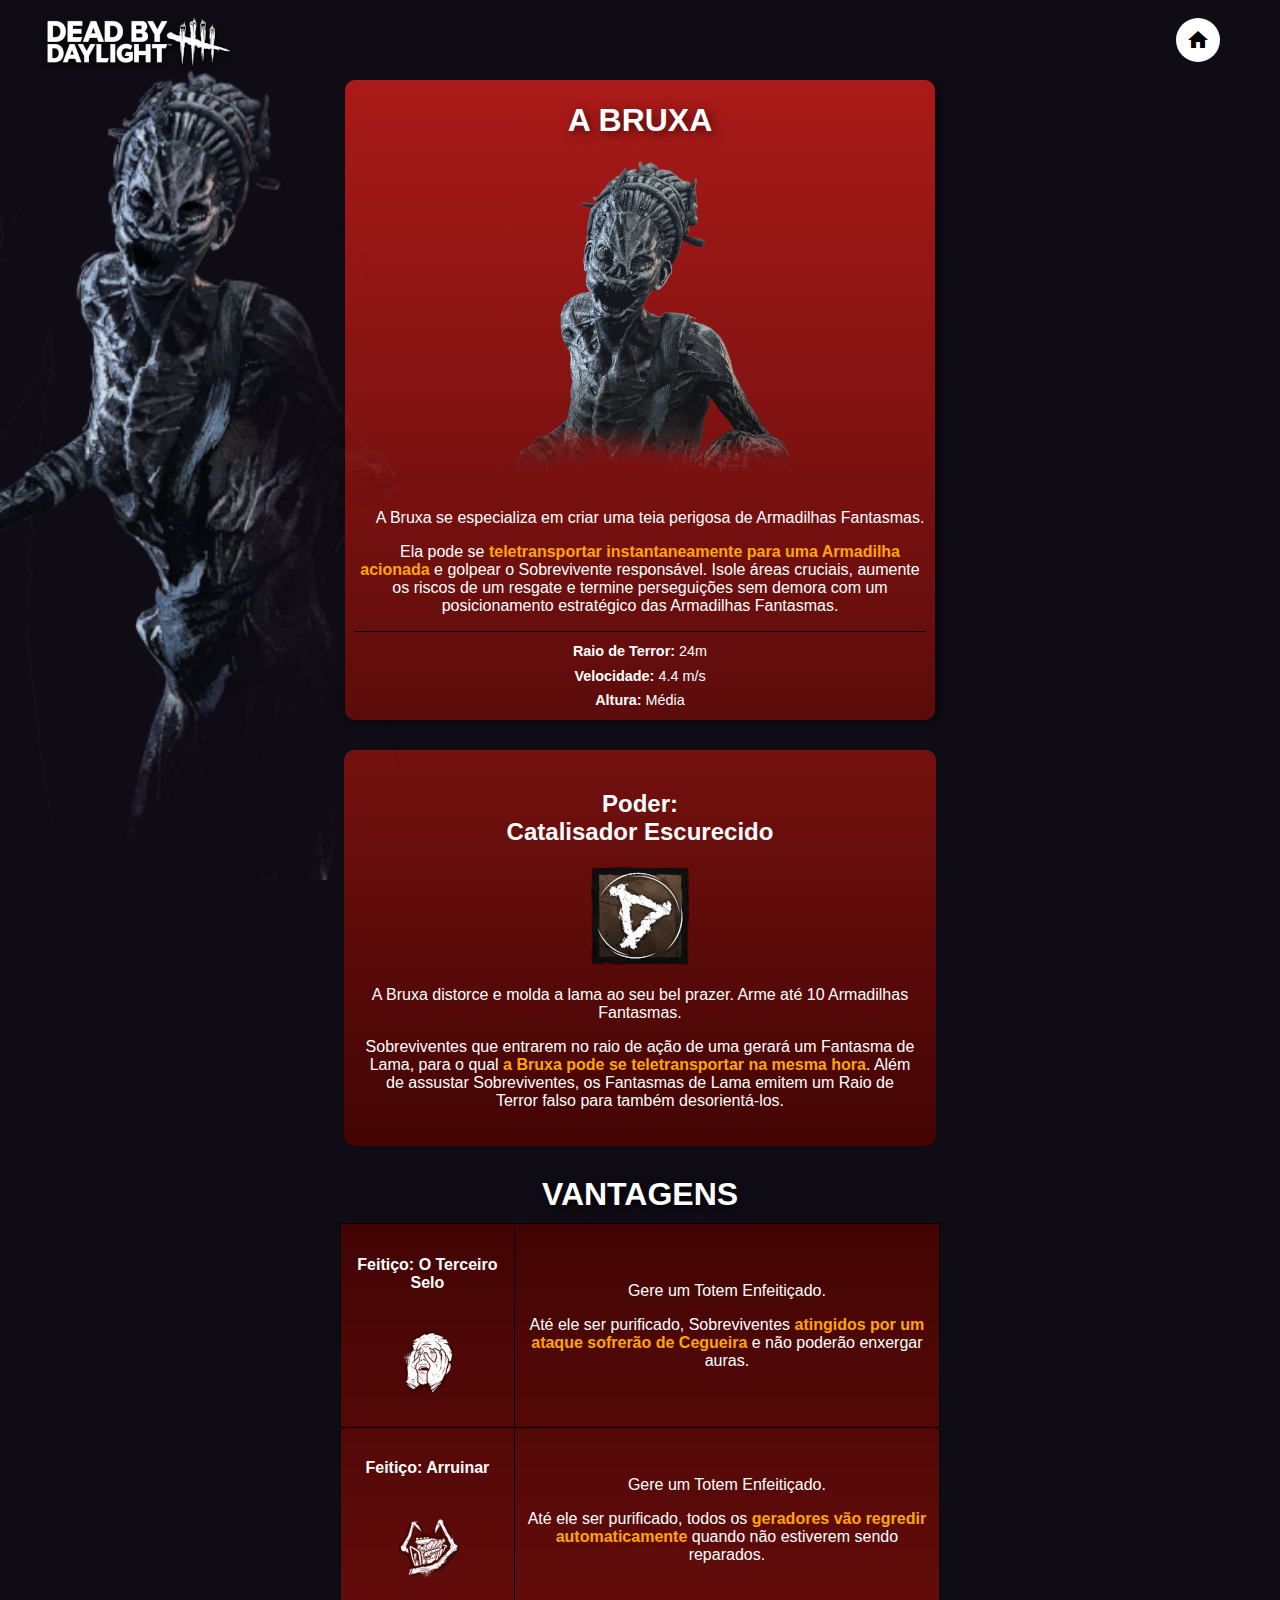
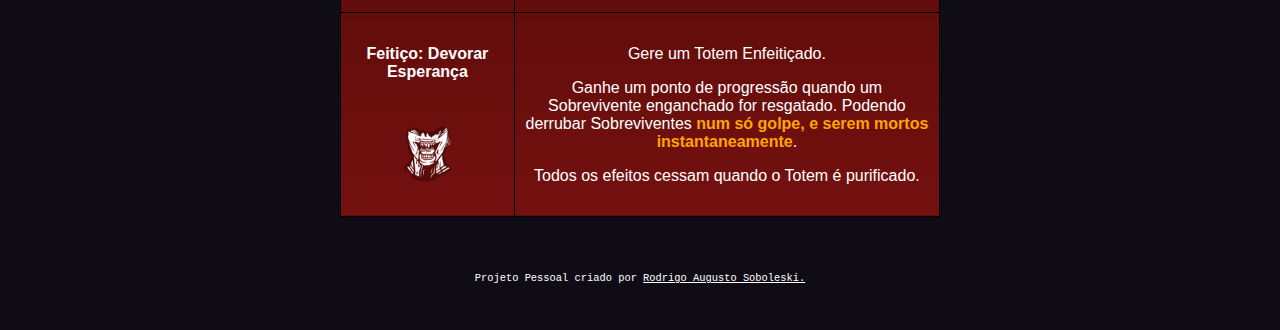
<file: paginas/6-hag-info.html>
<!DOCTYPE html>
<html lang="pt-br">

<head>
    <meta charset="UTF-8">
    <meta name="viewport" content="width=device-width, initial-scale=1.0">
    <title>Sobre A Bruxa</title>
    <link rel="stylesheet" href="../estilos/info.css">
    <link rel="stylesheet" href="../estilos/info-mq.css">
    <link href="https://fonts.googleapis.com/icon?family=Material+Icons" rel="stylesheet">
</head>

<body>
    <header>
        <div class="logo">
            <img src="../imagens/Deadbydaylight_logo.png" alt="deadbydaylight_logo">
        </div>
        <div class="home">
            <a href="../index.html"><i class="material-icons">home</i></a>
        </div>
    </header>

    <main>

        <section class="wpp">
            <img src="../imagens/6-hag/hag-corpo.png" alt="bruxa-corpo">
        </section>

        <section class="pagina">
            <section class="killer-sobre">
                <h1>A BRUXA</h1>
                <section class="killer">
                    <img src="../imagens/6-hag/hag-busto.png" alt="dbd-a-bruxa-busto">
                </section>

                <section class="sobre">
                    <p>A Bruxa se especializa em criar uma teia perigosa de Armadilhas Fantasmas. </p>
                    <p>Ela pode se <span>teletransportar instantaneamente para uma Armadilha acionada</span> e golpear o
                        Sobrevivente responsável. Isole áreas cruciais, aumente os riscos de um resgate e termine
                        perseguições sem demora com um posicionamento estratégico das Armadilhas Fantasmas.</p>
                        
                    <div class="div1">
                        <p><strong>Raio de Terror:</strong> 24m</p>
                        <p><strong>Velocidade:</strong> 4.4 m/s</p>
                        <p><strong>Altura:</strong> Média</p>
                    </div>
                    
                </section>
            </section>

            <section class="dados">
                <h2>Poder:<br>Catalisador Escurecido</h2>
                <img src="../imagens/6-hag/power-trap.png" alt="icone-poder-a-bruxa">
                <div id="poder">
                    <p>A Bruxa distorce e molda a lama ao seu bel prazer. Arme até 10 Armadilhas Fantasmas. </p>
                    <p>Sobreviventes que entrarem no raio de ação de uma gerará um Fantasma de Lama, para o qual <span>a
                            Bruxa pode se teletransportar na mesma hora</span>. Além de assustar Sobreviventes, os
                        Fantasmas de Lama emitem um Raio de Terror falso para também desorientá-los.</p>
                </div>
            </section>

            <h1 class="titulo">VANTAGENS</h1>
            <section class="perks">
                <table>
                    <tr>
                        <td class="td-img">
                            <h4>Feitiço: O Terceiro Selo</h4>
                            <img src="../imagens/6-hag/IconPerks_hexTheThirdSeal.png"
                                alt="icone-vantagem-feitiço-o-terceiro-selo">
                        </td>
                        <td class="td-text">
                            <p>Gere um Totem Enfeitiçado. </p>
                            <p>Até ele ser purificado, Sobreviventes <span>atingidos por um ataque sofrerão de
                                    Cegueira</span> e não poderão enxergar auras.</p>
                        </td>
                    </tr>
                    <tr>
                        <td class="td-img">
                            <h4>Feitiço: Arruinar</h4>
                            <img src="../imagens/6-hag/IconPerks_hexRuin.png" alt="icone-vantagem-feitiço-arruinar">
                        </td>
                        <td class="td-text">
                            <p>Gere um Totem Enfeitiçado. </p>
                            <p>Até ele ser purificado, todos os <span>geradores vão regredir automaticamente</span>
                                quando não estiverem sendo reparados.</p>
                        </td>
                    </tr>
                    <tr>
                        <td class="td-img">
                            <h4>Feitiço: Devorar Esperança</h4>
                            <img src="../imagens/6-hag/IconPerks_hexDevourHope.png"
                                alt="icone-vantagem-feitiço-devorar-esperança">
                        </td>
                        <td class="td-text">
                            <p>Gere um Totem Enfeitiçado.</p>
                            <p>Ganhe um ponto de progressão quando um Sobrevivente enganchado for resgatado. Podendo derrubar Sobreviventes <span>num só golpe, e serem mortos instantaneamente</span>.</p>
                            <p>Todos os efeitos cessam quando o Totem é purificado.</p>
                        </td>
                    </tr>
                </table>
            </section>
        </section>
    </main>
</body>

<footer>
    <p>Projeto Pessoal criado por <a href="https://github.com/rodrigosoboleski" target="_blank">Rodrigo Augusto
            Soboleski.</a></p>
</footer>

</html>
</file>
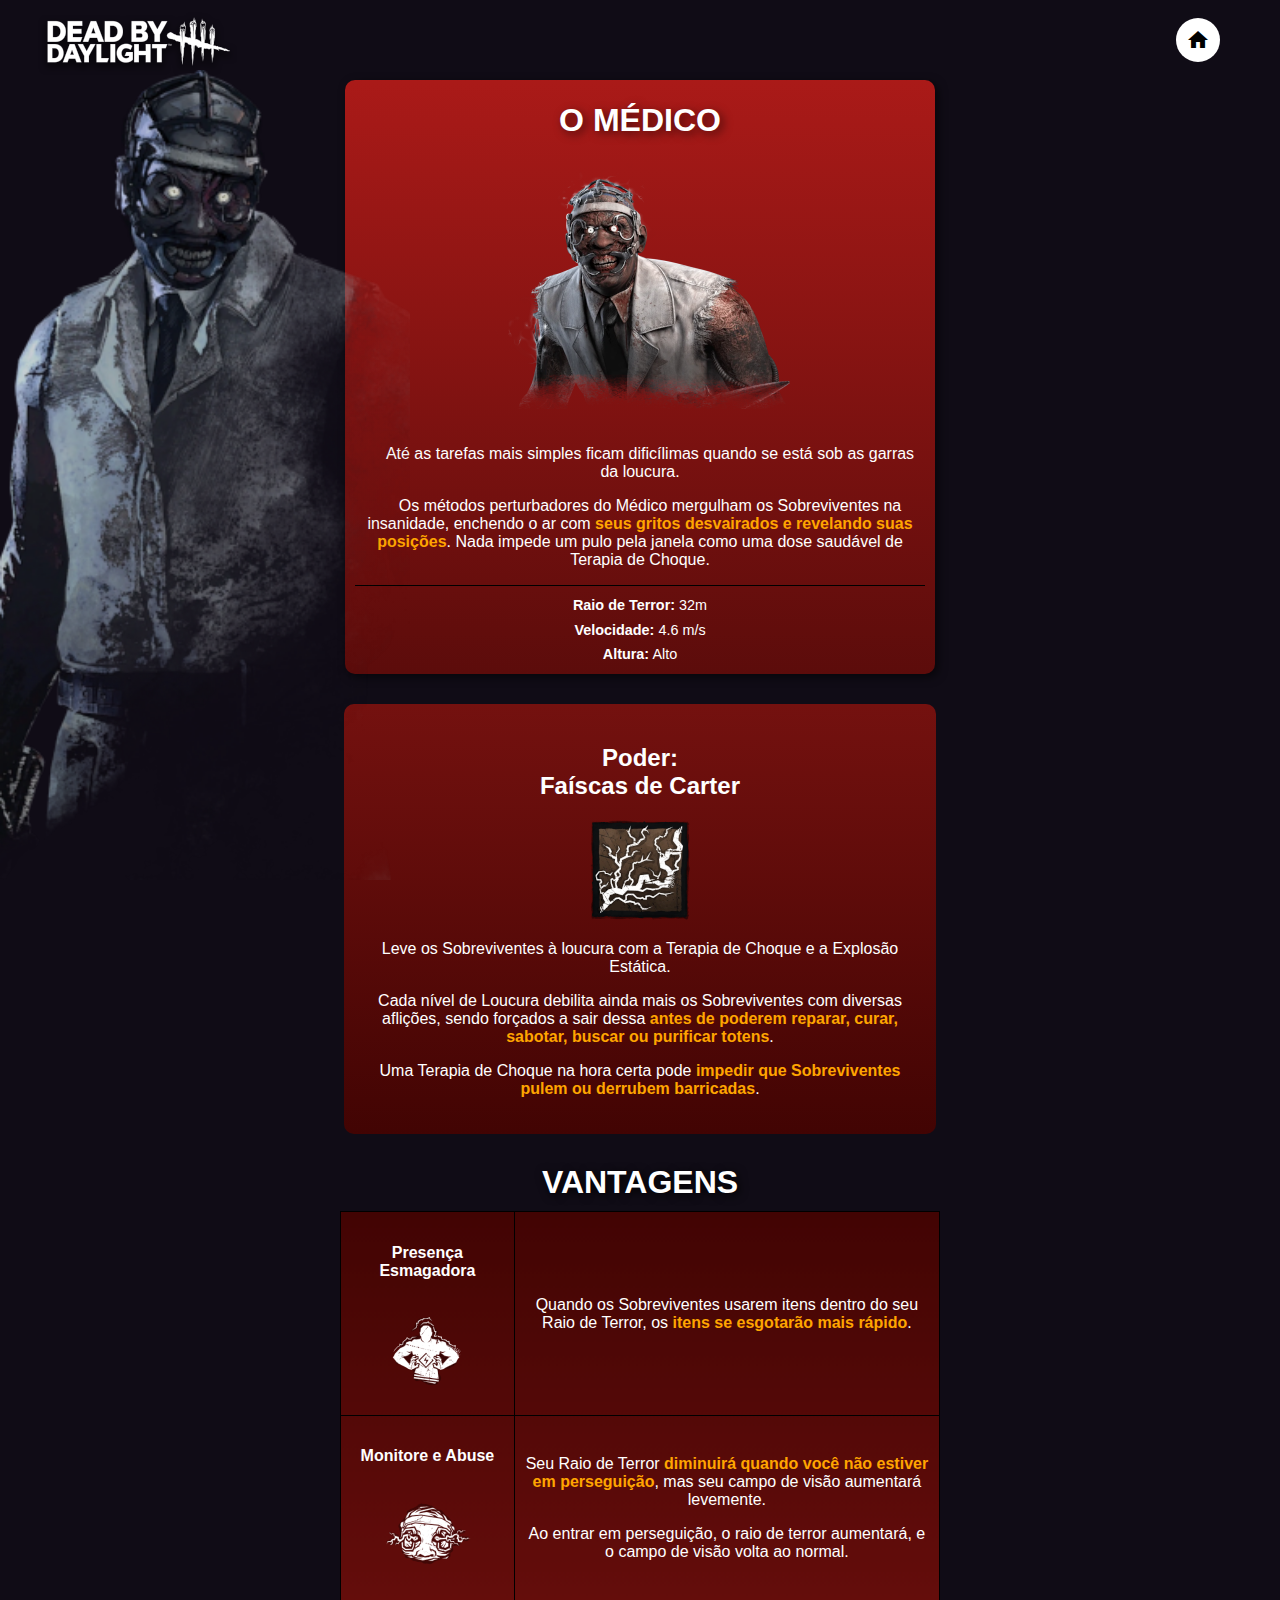
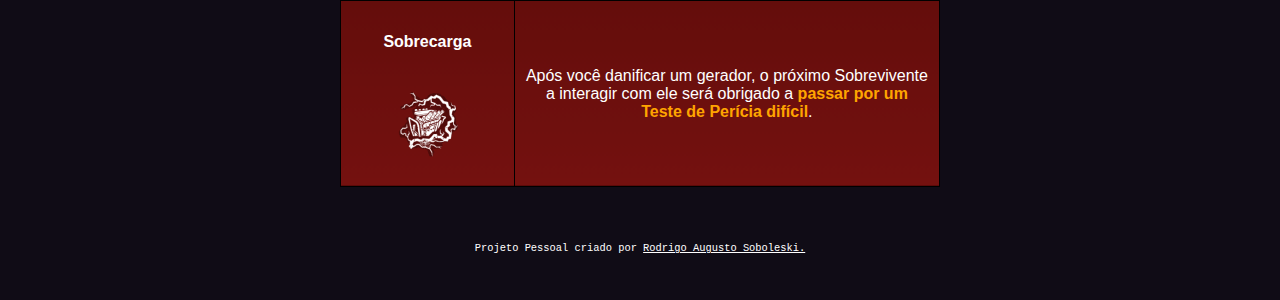
<file: paginas/7-doctor-info.html>
<!DOCTYPE html>
<html lang="pt-br">

<head>
    <meta charset="UTF-8">
    <meta name="viewport" content="width=device-width, initial-scale=1.0">
    <title>Sobre O Médico</title>
    <link rel="stylesheet" href="../estilos/info.css">
    <link rel="stylesheet" href="../estilos/info-mq.css">
    <link href="https://fonts.googleapis.com/icon?family=Material+Icons" rel="stylesheet">
</head>

<body>
    <header>
        <div class="logo">
            <img src="../imagens/Deadbydaylight_logo.png" alt="deadbydaylight_logo">
        </div>
        <div class="home">
            <a href="../index.html"><i class="material-icons">home</i></a>
        </div>
    </header>

    <main>
        
        <section class="wpp">
            <img src="../imagens/7-doctor/doctor-corpo.png" alt="medico-corpo">
        </section>

        <section class="pagina">
            <section class="killer-sobre">
                <h1>O MÉDICO</h1>
                <section class="killer">
                    <img src="../imagens/7-doctor/doctor-busto.png" alt="dbd-o-medico-busto">
                </section>

                <section class="sobre">
                    <p>Até as tarefas mais simples ficam dificílimas quando se está sob as garras da loucura. </p>
                    <p>Os métodos perturbadores do Médico mergulham os Sobreviventes na insanidade, enchendo o ar com <span>seus gritos desvairados e revelando suas posições</span>. Nada impede um pulo pela janela como uma dose saudável de Terapia de Choque.</p>

                    <div class="div1">
                        <p><strong>Raio de Terror:</strong> 32m</p>
                        <p><strong>Velocidade:</strong> 4.6 m/s</p>
                        <p><strong>Altura:</strong> Alto</p>
                    </div>
                </section>
            </section>

            <section class="dados">
                <h2>Poder:<br>Faíscas de Carter</h2>
                <img src="../imagens/7-doctor/power-faisca.png" alt="icone-poder-o-medico">
                <div id="poder">
                    <p>Leve os Sobreviventes à loucura com a Terapia de Choque e a Explosão Estática. </p>
                    <p>Cada nível de Loucura debilita ainda mais os Sobreviventes com diversas aflições, sendo forçados a sair dessa <span>antes de poderem reparar, curar, sabotar, buscar ou purificar totens</span>.</p>
                    <p>Uma Terapia de Choque na hora certa pode <span>impedir que Sobreviventes pulem ou derrubem barricadas</span>.</p>
                </div>
            </section>



            <h1 class="titulo">VANTAGENS</h1>
            <section class="perks">
                <table>
                    <tr>
                        <td class="td-img">
                            <h4>Presença Esmagadora</h4>
                            <img src="../imagens/7-doctor/IconPerks_overwhelmingPresence.png" alt="icone-vantagem-presença-esmagadora">
                        </td>
                        <td class="td-text">
                            <p>Quando os Sobreviventes usarem itens dentro do seu Raio de Terror, os <span>itens se esgotarão mais rápido</span>.</p>
                        </td>
                    </tr>
                    <tr>
                        <td class="td-img">
                            <h4>Monitore e Abuse</h4>
                            <img src="../imagens/7-doctor/IconPerks_monitorAndAbuse.png"
                                alt="icone-vantagem-monitore-e-abuse">
                        </td>
                        <td class="td-text">
                            <p>Seu Raio de Terror <span>diminuirá quando você não estiver em perseguição</span>, mas seu campo de visão aumentará levemente. </p>
                            <p>Ao entrar em perseguição, o raio de terror aumentará, e o campo de visão volta ao normal.</p>
                        </td>
                    </tr>
                    <tr>
                        <td class="td-img">
                            <h4>Sobrecarga</h4>
                            <img src="../imagens/7-doctor/IconPerks_overcharge.png" alt="icone-vantagem-sobrecarga">
                        </td>
                        <td class="td-text">
                            <p>Após você danificar um gerador, o próximo Sobrevivente a interagir com ele será obrigado a <span>passar por um Teste de Perícia difícil</span>.</p>
                        </td>
                    </tr>
                </table>
            </section>
        </section>
    </main>
</body>

<footer>
    <p>Projeto Pessoal criado por <a href="https://github.com/rodrigosoboleski" target="_blank">Rodrigo Augusto
            Soboleski.</a></p>
</footer>

</html>
</file>
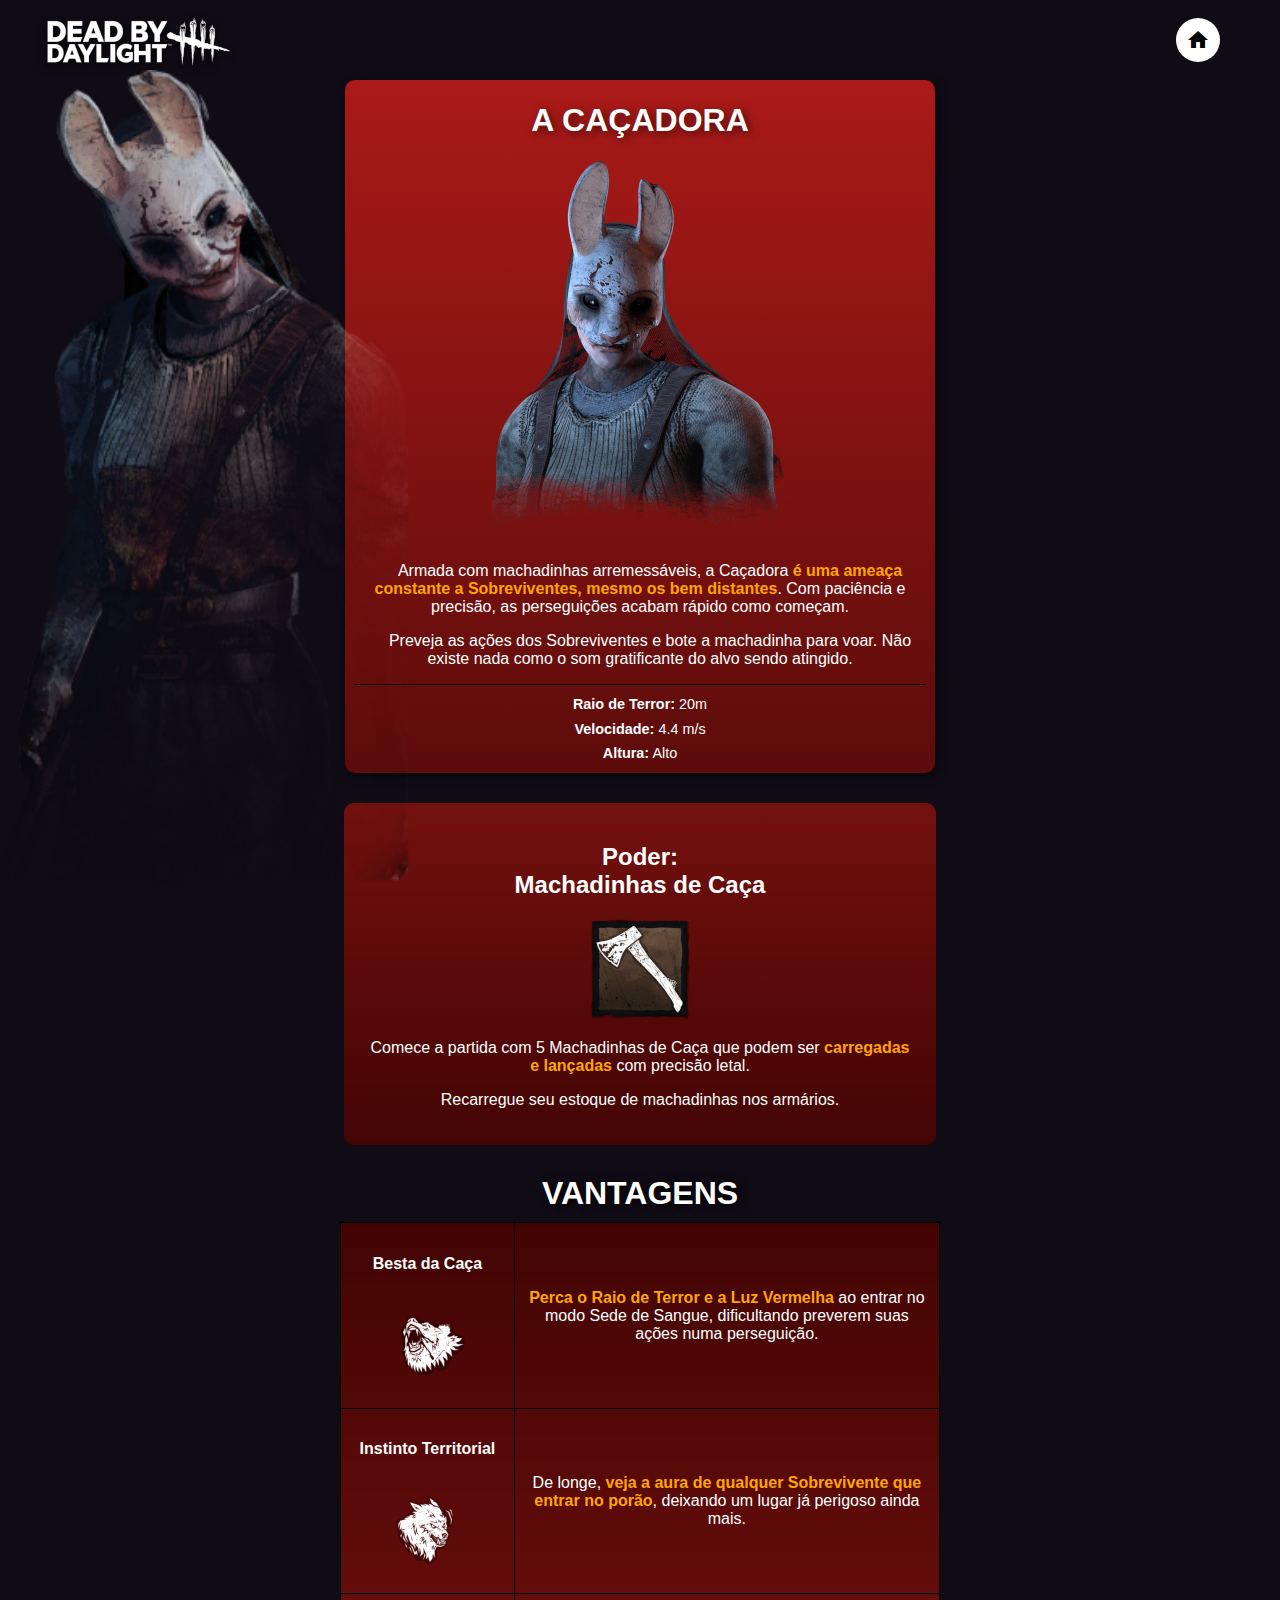
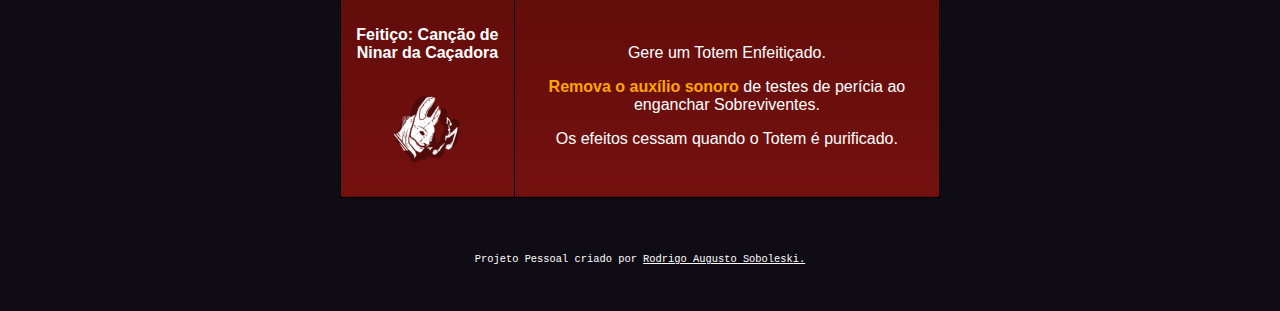
<file: paginas/8-huntress-info.html>
<!DOCTYPE html>
<html lang="pt-br">

<head>
    <meta charset="UTF-8">
    <meta name="viewport" content="width=device-width, initial-scale=1.0">
    <title>Sobre A Caçadora</title>
    <link rel="stylesheet" href="../estilos/info.css">
    <link rel="stylesheet" href="../estilos/info-mq.css">
    <link href="https://fonts.googleapis.com/icon?family=Material+Icons" rel="stylesheet">
</head>

<body>
    <header>
        <div class="logo">
            <img src="../imagens/Deadbydaylight_logo.png" alt="deadbydaylight_logo">
        </div>
        <div class="home">
            <a href="../index.html"><i class="material-icons">home</i></a>
        </div>
    </header>

    <main>
        
        <section class="wpp">
            <img src="../imagens/8-huntress/huntress-corpo.png" alt="medico-caçadora">
        </section>

        <section class="pagina">
            <section class="killer-sobre">
                <h1>A CAÇADORA</h1>
                <section class="killer">
                    <img src="../imagens/8-huntress/huntress-busto.png" alt="dbd-a-cacadora-busto">
                </section>

                <section class="sobre">
                    <p>Armada com machadinhas arremessáveis, a Caçadora <span>é uma ameaça constante a Sobreviventes, mesmo os bem distantes</span>. Com paciência e precisão, as perseguições acabam rápido como começam. </p>
                    <p>Preveja as ações dos Sobreviventes e bote a machadinha para voar. Não existe nada como o som gratificante do alvo sendo atingido.</p>

                    <div class="div1">
                        <p><strong>Raio de Terror:</strong> 20m</p>
                        <p><strong>Velocidade:</strong> 4.4 m/s</p>
                        <p><strong>Altura:</strong> Alto</p>
                    </div>
                </section>
            </section>

            <section class="dados">
                <h2>Poder:<br>Machadinhas de Caça</h2>
                <img src="../imagens/8-huntress/power-machadinha.png" alt="icone-poder-a-cacadora">
                <div id="poder">
                    <p>Comece a partida com 5 Machadinhas de Caça que podem ser <span>carregadas e lançadas</span> com precisão letal. </p>
                    <p>Recarregue seu estoque de machadinhas nos armários.</p>
                </div>
            </section>



            <h1 class="titulo">VANTAGENS</h1>
            <section class="perks">
                <table>
                    <tr>
                        <td class="td-img">
                            <h4>Besta da Caça</h4>
                            <img src="../imagens/8-huntress/IconPerks_beastOfPrey.png" alt="icone-vantagem-besta-da-caca">
                        </td>
                        <td class="td-text">
                            <p><span>Perca o Raio de Terror e a Luz Vermelha</span> ao entrar no modo Sede de Sangue, dificultando preverem suas ações numa perseguição.</p>
                        </td>
                    </tr>
                    <tr>
                        <td class="td-img">
                            <h4>Instinto Territorial</h4>
                            <img src="../imagens/8-huntress/IconPerks_territorialImperative.png"
                                alt="icone-vantagem-instinto-territorial">
                        </td>
                        <td class="td-text">
                            <p>De longe, <span>veja a aura de qualquer Sobrevivente que entrar no porão</span>, deixando um lugar já perigoso ainda mais.</p>
                        </td>
                    </tr>
                    <tr>
                        <td class="td-img">
                            <h4>Feitiço: Canção de Ninar da Caçadora</h4>
                            <img src="../imagens/8-huntress/IconPerks_hexHuntressLullaby.png" alt="icone-vantagem-feitico-cancao-de-ninar-da-cacadora">
                        </td>
                        <td class="td-text">
                            <p>Gere um Totem Enfeitiçado. </p>
                            <p><span>Remova o auxílio sonoro</span> de testes de perícia ao enganchar Sobreviventes.</p> 
                            <p>Os efeitos cessam quando o Totem é purificado.</p>
                        </td>
                    </tr>
                </table>
            </section>
        </section>
    </main>
</body>

<footer>
    <p>Projeto Pessoal criado por <a href="https://github.com/rodrigosoboleski" target="_blank">Rodrigo Augusto
            Soboleski.</a></p>
</footer>

</html>
</file>
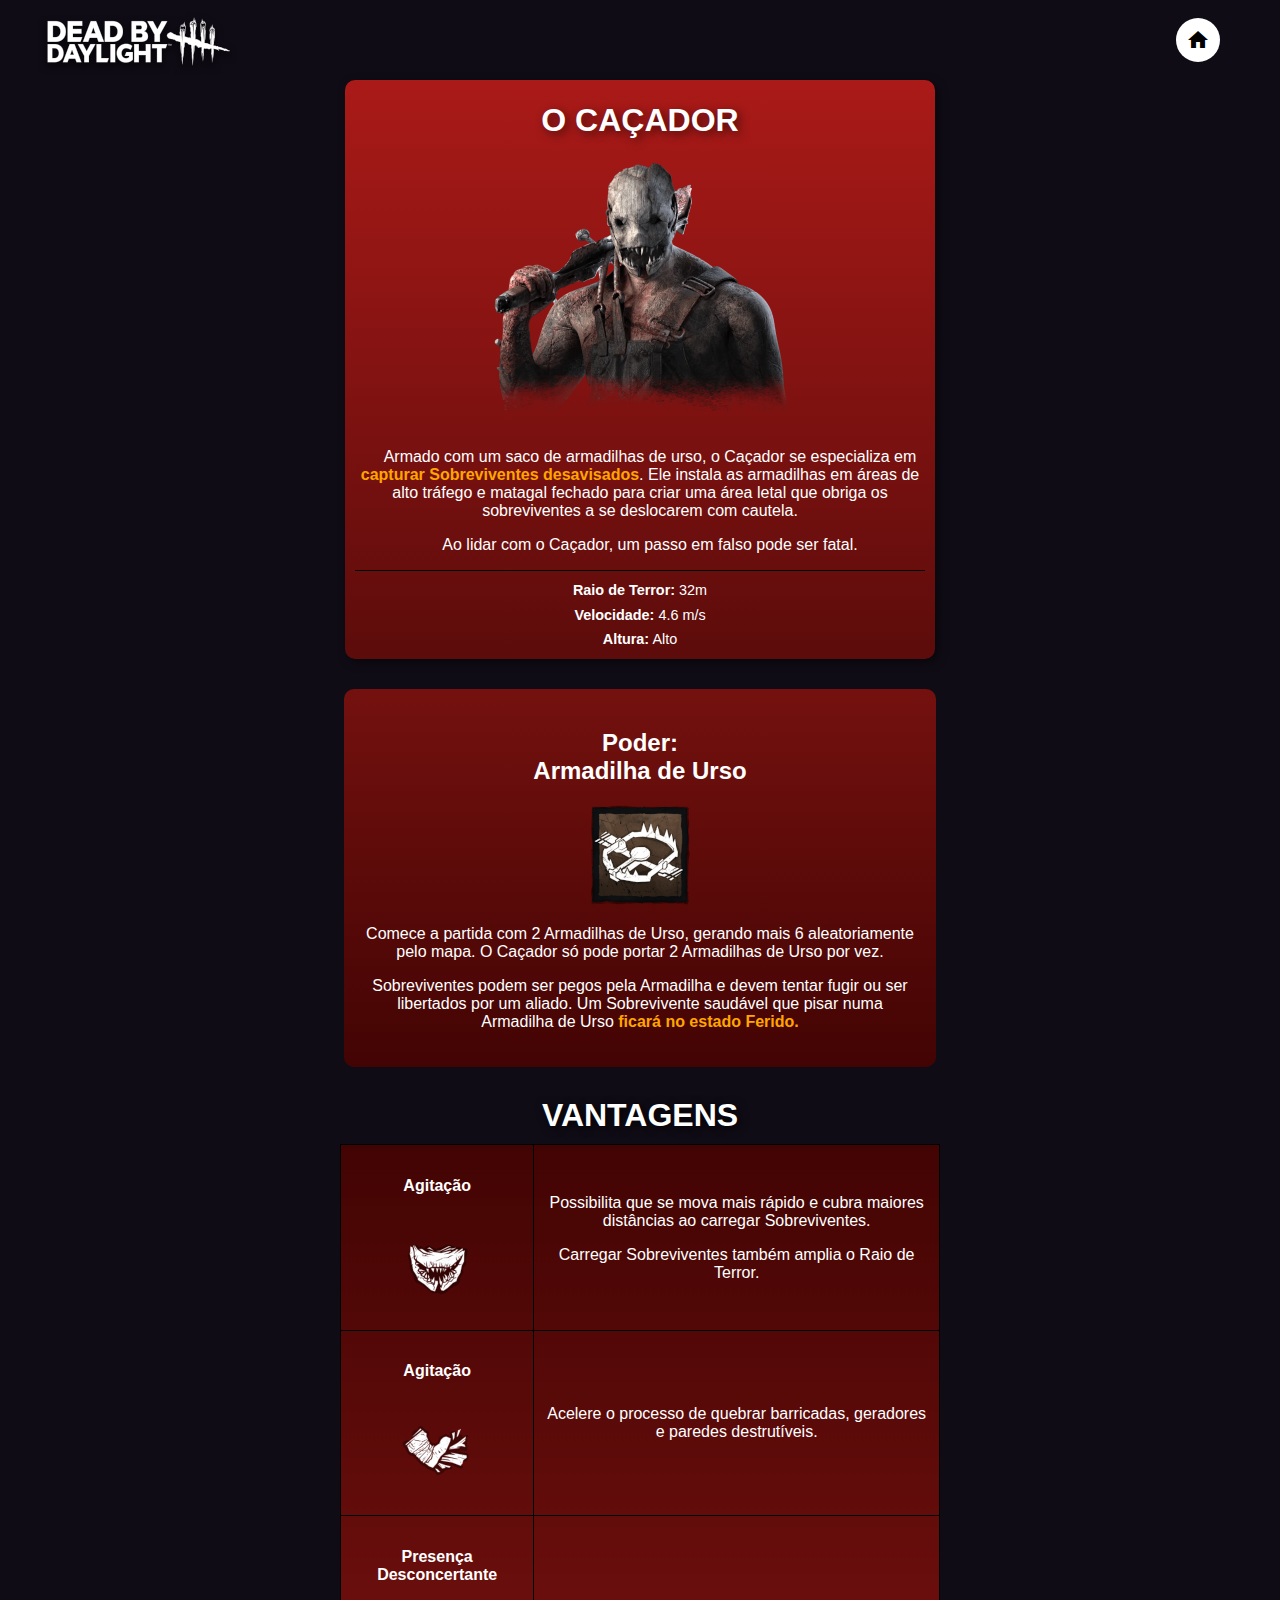
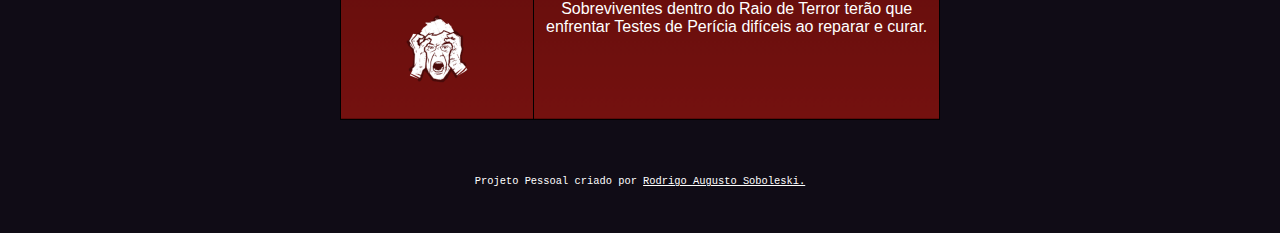
<file: paginas/hillbilly.html>
<!DOCTYPE html>
<html lang="pt-br">

<head>
    <meta charset="UTF-8">
    <meta name="viewport" content="width=device-width, initial-scale=1.0">
    <title>Sobre O Caçador</title>
    <link rel="stylesheet" href="../estilos/info.css">
    <link rel="stylesheet" href="../estilos/info-mq.css">
    <link href="https://fonts.googleapis.com/icon?family=Material+Icons" rel="stylesheet">
</head>

<body>
    <header>
        <div class="logo">
            <img src="../imagens/Deadbydaylight_logo.png" alt="deadbydaylight_logo">
        </div>
        <div class="home">
            <a href="../index.html"><i class="material-icons">home</i></a>
        </div>
    </header>

    <main>
        <section class="pagina">
            <section class="killer-sobre">
                <h1>O CAÇADOR</h1>
                <section class="killer">
                    <img src="../imagens/1-trapper/trapper-busto.png" alt="dbd-o_caçador-busto">
                </section>

                <section class="sobre">
                    <p>Armado com um saco de armadilhas de urso, o Caçador se especializa em <span>capturar
                            Sobreviventes desavisados</span>. Ele instala as armadilhas em áreas de alto tráfego e
                        matagal fechado para criar uma área letal que obriga os sobreviventes a se deslocarem com
                        cautela.</p>
                    <p>Ao lidar com o Caçador, um passo em falso pode ser fatal.</p>

                    <div class="div1">
                        <p><strong>Raio de Terror:</strong> 32m</p>
                        <p><strong>Velocidade:</strong> 4.6 m/s</p>
                        <p><strong>Altura:</strong> Alto</p>
                    </div>
                </section>
            </section>

            <section class="dados">
                <h2>Poder:<br>Armadilha de Urso</h2>
                    <img src="../imagens/1-trapper/power-armadilha.png" alt="icone-poder-o_caçador">
                    <div id="poder">
                        <p>Comece a partida com 2 Armadilhas de Urso, gerando mais 6 aleatoriamente pelo mapa. O Caçador
                            só pode portar 2 Armadilhas de Urso por vez.</p>
                        <p>Sobreviventes podem ser pegos pela Armadilha e devem tentar fugir ou ser libertados por um
                            aliado. Um Sobrevivente saudável que pisar numa Armadilha de Urso <span>ficará no estado
                                Ferido.</span></p>
                    </div>
            </section>



            <h1 class="titulo">VANTAGENS</h1>
            <section class="perks">
                <table>
                    <tr>
                        <td class="td-img">
                            <h4>Agitação</h4>
                            <img src="../imagens/1-trapper/IconPerks_agitation.png" alt="icone-vantagem-agitação">
                        </td>
                        <td class="td-text">
                            <p> Possibilita que se mova mais rápido e cubra maiores distâncias ao carregar
                                Sobreviventes. </p>
                            <p>Carregar Sobreviventes também amplia o Raio de Terror.</p>

                        </td>
                    </tr>
                    <tr>
                        <td class="td-img">
                            <h4>Agitação</h4>
                            <img src="../imagens/1-trapper/IconPerks_brutalStrength.png"
                                alt="icone-vantagem-força_brutal">
                        </td>
                        <td class="td-text">
                            <p>Acelere o processo de quebrar barricadas, geradores e paredes destrutíveis.</p>
                        </td>
                    </tr>
                    <tr>
                        <td class="td-img">
                            <h4>Presença Desconcertante</h4>
                            <img src="../imagens/1-trapper/IconPerks_unnervingPresence.png"
                                alt="icone-vantagem-presença_desconcertante">
                        </td>
                        <td class="td-text">
                            <p>Sobreviventes dentro do Raio de Terror terão que enfrentar Testes de Perícia difíceis ao
                                reparar e curar.</p>
                        </td>
                    </tr>
                </table>
            </section>
        </section>
    </main>
</body>

<footer>
    <p>Projeto Pessoal criado por <a href="https://github.com/rodrigosoboleski" target="_blank">Rodrigo Augusto
            Soboleski.</a></p>
</footer>

</html>
</file>
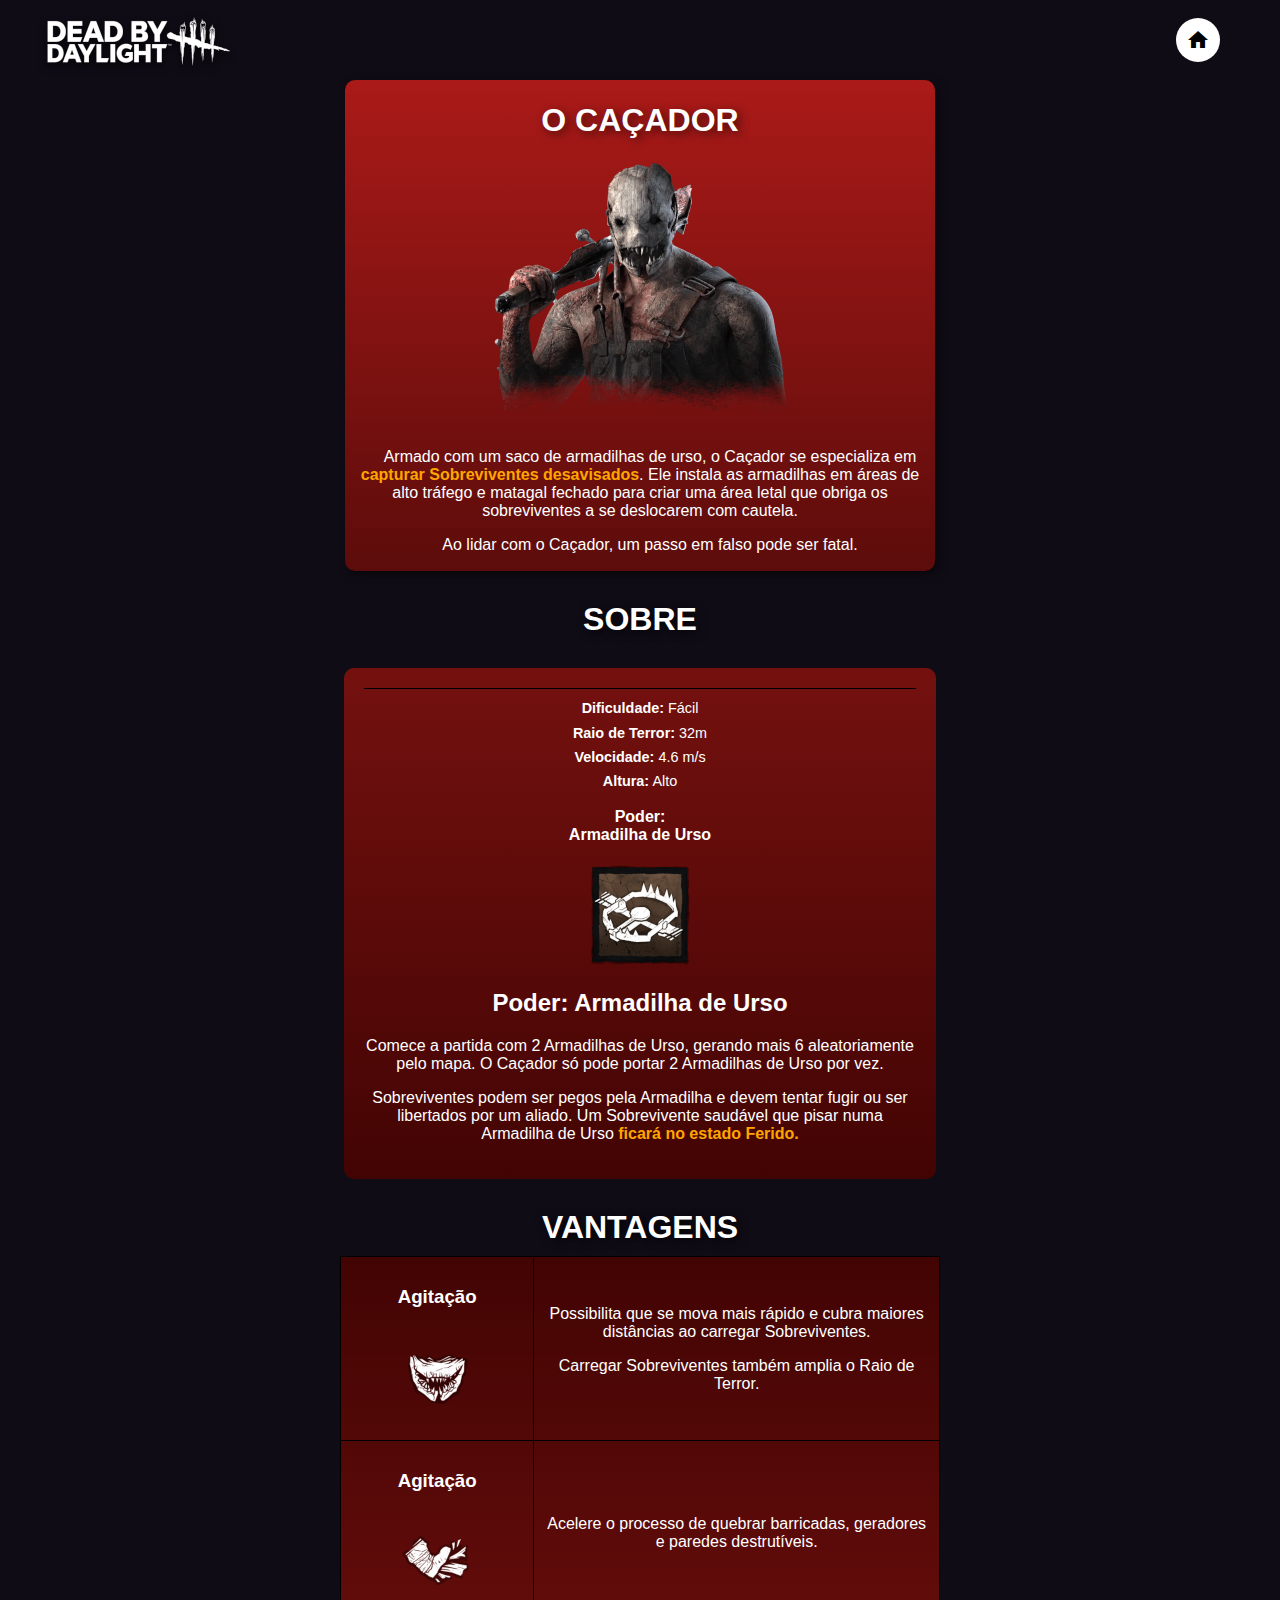
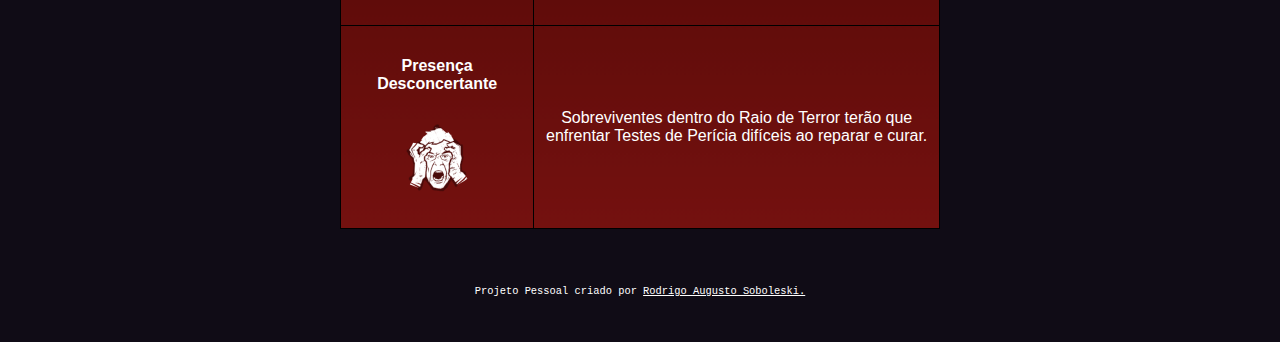
<file: paginas/killer-info.html>
<!DOCTYPE html>
<html lang="pt-br">

<head>
    <meta charset="UTF-8">
    <meta name="viewport" content="width=device-width, initial-scale=1.0">
    <title>Informações</title>
    <link rel="stylesheet" href="../estilos/info.css">
    <link rel="stylesheet" href="../estilos/info-mq.css">
    <link href="https://fonts.googleapis.com/icon?family=Material+Icons" rel="stylesheet">
</head>

<body>
    <header>
        <div class="logo">
            <img src="../imagens/Deadbydaylight_logo.png" alt="deadbydaylight_logo">
        </div>
        <div class="home">
            <a href="../index.html"><i class="material-icons">home</i></a>
        </div>
    </header>

    <main>
        <section class="pagina">
            <section class="killer-sobre">
                <h1>O CAÇADOR</h1>
                <section class="killer">
                    <img src="../imagens/1-trapper/trapper-busto.png" alt="dbd-o_caçador-busto">
                </section>
                <section class="sobre">
                    <p>Armado com um saco de armadilhas de urso, o Caçador se especializa em <span>capturar
                            Sobreviventes desavisados</span>. Ele instala as armadilhas em áreas de alto tráfego e
                        matagal fechado para criar uma área letal que obriga os sobreviventes a se deslocarem com
                        cautela.</p>
                    <p>Ao lidar com o Caçador, um passo em falso pode ser fatal.</p>
                </section>
            </section>
            <h1 class="titulo">SOBRE</h1>
            <section class="dados">
                <div class="div1">
                        <p><strong>Dificuldade:</strong> Fácil</p>
                        <p><strong>Raio de Terror:</strong> 32m</p>
                        <p><strong>Velocidade:</strong> 4.6 m/s</p>
                        <p><strong>Altura:</strong> Alto</p>
                </div>
                <div class="div2">
                    <h4>Poder:<br>Armadilha de Urso</h4>
                    <input id="abrir-popup" name="popup" type="radio" hidden>
                    <input id="fechar-popup" name="popup" type="radio" hidden checked>

                    <label id="abrir-popup-btn" for="abrir-popup"><img src="../imagens/1-trapper/power-armadilha.png" alt="icone-poder-o_caçador"></label>
                    <label id="fechar-popup-btn" for="fechar-popup"></label>
                    
                    <div id="conteudo">
                        <h2>Poder: Armadilha de Urso</h2>
                        <p>Comece a partida com 2 Armadilhas de Urso, gerando mais 6 aleatoriamente pelo mapa. O Caçador só pode portar 2 Armadilhas de Urso por vez.</p> 
                        <p>Sobreviventes podem ser pegos pela Armadilha e devem tentar fugir ou ser libertados por um aliado. Um Sobrevivente saudável que pisar numa Armadilha de Urso <span>ficará no estado Ferido.</span></p>
                    </div>
                </div>
            </section>
            <h1 class="titulo">VANTAGENS</h1>
            <section class="perks">
                <table>
                    <tr>
                        <td class="td-img">
                            <h3>Agitação</h3>
                            <img src="../imagens/1-trapper/IconPerks_agitation.png" alt="icone-vantagem-agitação">
                        </td>
                        <td class="td-text">
                            <p> Possibilita que se mova mais rápido e cubra maiores distâncias ao carregar
                                Sobreviventes. </p>
                            <p>Carregar Sobreviventes também amplia o Raio de Terror.</p>

                        </td>
                    </tr>
                    <tr>
                        <td class="td-img">
                            <h3>Agitação</h3>
                            <img src="../imagens/1-trapper/IconPerks_brutalStrength.png" alt="icone-vantagem-força_brutal">
                        </td>
                        <td class="td-text">
                            <p>Acelere o processo de quebrar barricadas, geradores e paredes destrutíveis.</p>
                        </td>
                    </tr>
                    <tr>
                        <td class="td-img">
                            <h4>Presença Desconcertante</h4>
                            <img src="../imagens/1-trapper/IconPerks_unnervingPresence.png" alt="icone-vantagem-presença_desconcertante">
                        </td>
                        <td class="td-text">
                            <p>Sobreviventes dentro do Raio de Terror terão que enfrentar Testes de Perícia difíceis ao
                                reparar e curar.</p>
                        </td>
                    </tr>
                </table>
            </section>
        </section>
    </main>
</body>

<footer>
    <p>Projeto Pessoal criado por <a href="https://github.com/rodrigosoboleski" target="_blank">Rodrigo Augusto Soboleski.</a></p>
</footer>

</html>
</file>
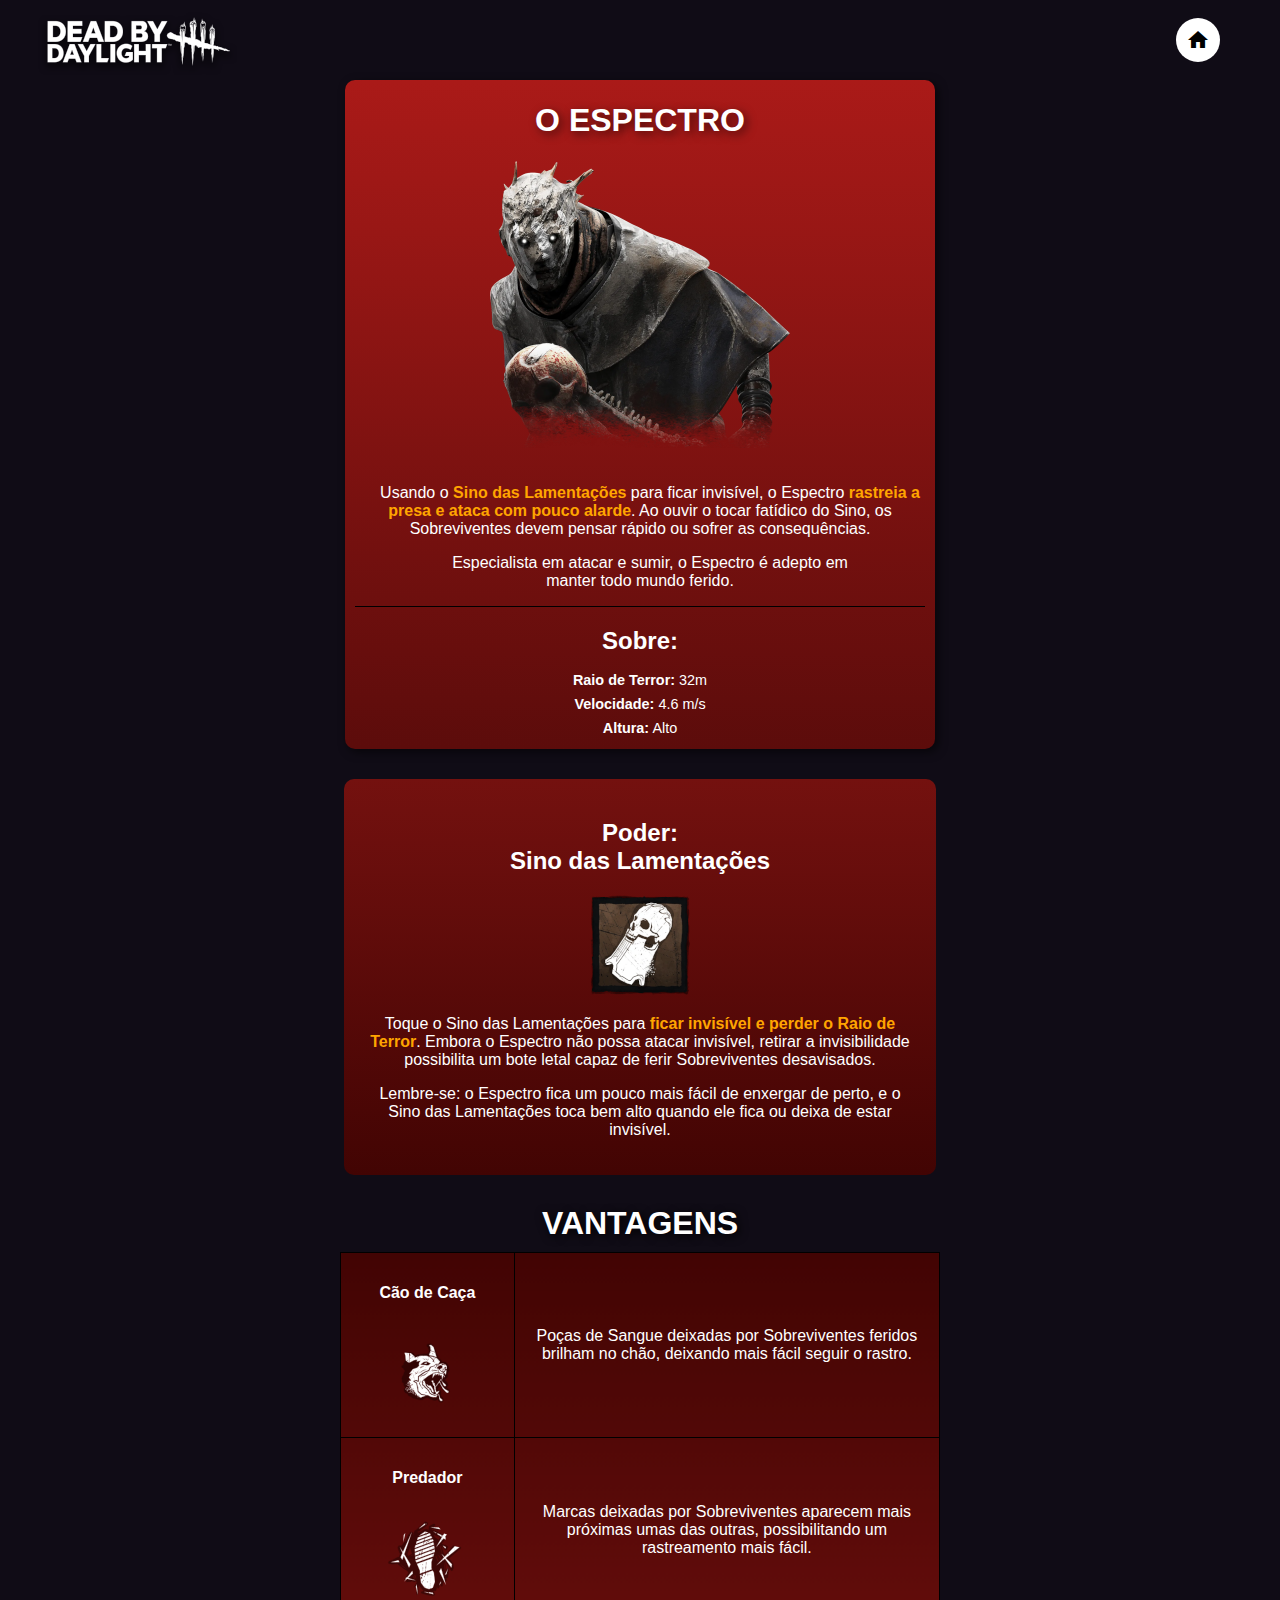
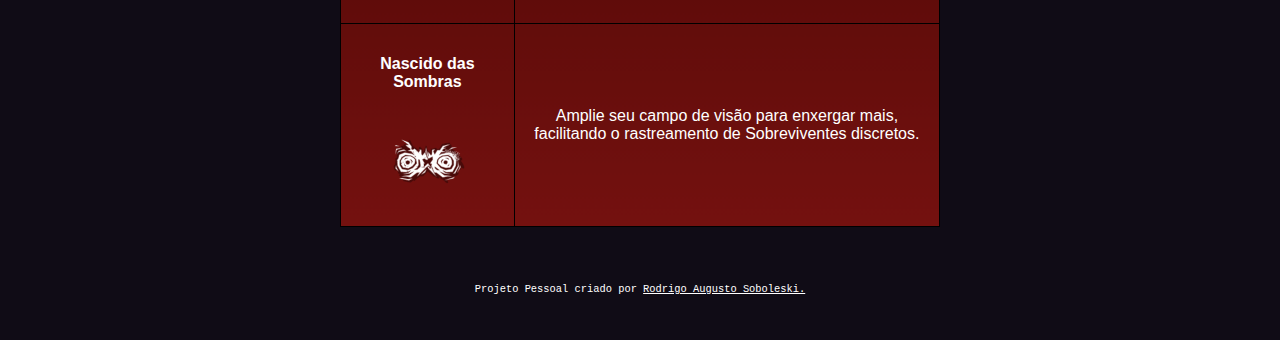
<file: paginas/wraith-info.html>
<!DOCTYPE html>
<html lang="pt-br">

<head>
    <meta charset="UTF-8">
    <meta name="viewport" content="width=device-width, initial-scale=1.0">
    <title>Sobre O Espectro</title>
    <link rel="stylesheet" href="../estilos/info.css">
    <link rel="stylesheet" href="../estilos/info-mq.css">
    <link href="https://fonts.googleapis.com/icon?family=Material+Icons" rel="stylesheet">
</head>

<body>
    <header>
        <div class="logo">
            <img src="../imagens/Deadbydaylight_logo.png" alt="deadbydaylight_logo">
        </div>
        <div class="home">
            <a href="../index.html"><i class="material-icons">home</i></a>
        </div>
    </header>

    <main>
        <section class="pagina">
            <section class="killer-sobre">
                <h1>O ESPECTRO</h1>
                <section class="killer">
                    <img src="../imagens/2-wraith/wraith-busto.png" alt="dbd-o_espectro-busto">
                </section>
                <section class="sobre">
                    <p>Usando o <span>Sino das Lamentações</span> para ficar invisível, o Espectro <span>rastreia a presa e ataca com pouco alarde</span>. Ao ouvir o tocar fatídico do Sino, os Sobreviventes devem pensar rápido ou sofrer as consequências.</p>
                    <p>Especialista em atacar e sumir, o Espectro é adepto em <br> manter todo mundo ferido.</p>
                    <div class="div1">
                        <h2>Sobre:</h2>
                        <p><strong>Raio de Terror:</strong> 32m</p>
                        <p><strong>Velocidade:</strong> 4.6 m/s</p>
                        <p><strong>Altura:</strong> Alto</p>
                </div>
                </section>
            </section>

            <section class="dados">
                    <h2>Poder: <br> Sino das Lamentações</h2>
                    <img src="../imagens/2-wraith/power-sino.png" alt="icone-poder-o_caçador">
                    
                    <div class="poder">
                        <p>Toque o Sino das Lamentações para <span>ficar invisível e perder o Raio de Terror</span>. Embora o Espectro não possa atacar invisível, retirar a invisibilidade possibilita um bote letal capaz de ferir Sobreviventes desavisados.</p> 
                        <p>Lembre-se: o Espectro fica um pouco mais fácil de enxergar de perto, e o Sino das Lamentações toca bem alto quando ele fica ou deixa de estar invisível.</p>
                    </div>
            </section>
            <h1 class="titulo">VANTAGENS</h1>
            <section class="perks">
                <table>
                    <tr>
                        <td class="td-img">
                            <h4>Cão de Caça</h4>
                            <img src="../imagens/2-wraith/IconPerks_bloodhound.png" alt="icone-vantagem-agitação">
                        </td>
                        <td class="td-text">
                            <p> Poças de Sangue deixadas por Sobreviventes feridos brilham no chão, deixando mais fácil seguir o rastro.</p>
                        </td>
                    </tr>
                    <tr>
                        <td class="td-img">
                            <h4>Predador</h4>
                            <img src="../imagens/2-wraith/IconPerks_predator.png" alt="icone-vantagem-força_brutal">
                        </td>
                        <td class="td-text">
                            <p>Marcas deixadas por Sobreviventes aparecem mais próximas umas das outras, possibilitando um rastreamento mais fácil.</p>
                        </td>
                    </tr>
                    <tr>
                        <td class="td-img">
                            <h4>Nascido das Sombras</h4>
                            <img src="../imagens/2-wraith/IconPerks_shadowborn.png" alt="icone-vantagem-presença_desconcertante">
                        </td>
                        <td class="td-text">
                            <p>Amplie seu campo de visão para enxergar mais, facilitando o rastreamento de Sobreviventes discretos.</p>
                        </td>
                    </tr>
                </table>
            </section>
        </section>
    </main>
</body>

<footer>
    <p>Projeto Pessoal criado por <a href="https://github.com/rodrigosoboleski" target="_blank">Rodrigo Augusto Soboleski.</a></p>
</footer>

</html>
</file>
<file: estilos/mobile-first.css>
@charset "UTF-8";

* {
    padding: 0px;
    margin: 0px;
    font-family: var(--font1);
    text-decoration: none;
}

@import url('https://fonts.googleapis.com/css2?family=Rubik:wght@300;700&display=swap');

:root{

    --font1: 'Rubik', sans-serif;
}

*::-webkit-scrollbar {
    width: 12px;
}

*::-webkit-scrollbar-track {
    background: rgb(16, 12, 22);
}

*::-webkit-scrollbar-thumb {
    background-color: #616161;
    border-radius: 10px;
    border: 3px solid rgb(16, 12, 22);
}


body{
    background-color: rgb(16, 12, 22);
}

header{
    background-image: linear-gradient(#aa1a18, #5c0c0b);
    padding: 10px;
    margin-bottom: 20px;
}

section {
    display: flex;
    justify-content: center;
    align-items: center;
}

.container {
    background-color: #44382f85;
    display: flex;
    justify-content: center;
    align-items: center;
    width: 80%;
    border-radius: 10px;
    padding: 20px 0px;
    flex-wrap: wrap;
    z-index: 1;
    gap: 18px;
}

.card {
    display: inline-block;
    width: 150px;
    height: 200px;
    text-align: center;
    border-radius: 10px;
}

.card img{
    width: 150px;
    height: 171px;
}


.texto > h2, p{
    color: white;
    font-family: var(--font1);
    font-size: 1em;
}

div.texto>a {
    background-color: white;
    border-radius: 15px;
    padding: 8px;
}

footer{
    text-align: center;
    margin: 30px;
    padding: 5px;
    font-size: 0.8em;
}

footer > p  {
    font-family: monospace;
}

footer a {
    font-family: monospace;
}

footer a:hover{
    color: #b12523;
}
</file>
<file: estilos/media-query.css>
@charset "UTF-8";

 /* Typical Device Breakpoints
------------------------------
Pequenas telas: até 600px
Celular: de 600px até 768px 
Tablet: 768px até 992px
Desktop: 992px até 1200px
Grandes telas: acima de 1200px
*/

@media screen and (min-width: 600px) {
    section {
        display: flex;
        justify-content: center;
        align-items: center;
    }
    
    .container {
        display: flex;
        justify-content: center;
        align-items: center;
        width: 55%;
        flex-wrap: wrap;
        z-index: 1;
        gap: 18px;
    }

    .card {
        display: inline-block;
        height: 200px;
        text-align: center;
        border-radius: 10px;
    }

    .texto > h2, p{
        color: white;
        font-family: var(--font1);
    }
}
</file>
<file: estilos/info.css>
@charset "UTF-8";

* {
    padding: 0px;
    font-family: var(--font2);
    color: white
}

@import url('https://fonts.googleapis.com/css2?family=Rubik:wght@300;700&display=swap');
@import url('https://fonts.googleapis.com/css2?family=Roboto&family=Roboto+Condensed:wght@700&display=swap');

:root {
    --font1: 'Rubik', sans-serif;
    --font2: 'Roboto', sans-serif;
    --font3: 'Roboto Condensed', sans-serif;
}

*::-webkit-scrollbar {
    width: 12px;
}

*::-webkit-scrollbar-track {
    background: rgb(16, 12, 22);
}

*::-webkit-scrollbar-thumb {
    background-color: white;
    border-radius: 10px;
    border: 3px solid rgb(16, 12, 22);
}

body {
    background-color: rgb(16, 12, 22);
    margin: 0px;
}

header {
    display: flex;
    justify-content: center;
    height: 60px;
    padding-top: 10px;
}

.wpp{
    display: none;
}

.logo {
    display: block;
    width: 60%;
}

.logo img {
    margin-left: 5%;
}

.home {
    display: block;
    width: 40%;
    height: 60px;
    text-align: right;
    padding-right: 60px;

}

.home>a>i {
    background-color: white;
    color: rgb(0, 0, 0);
    border-radius: 25px;
    padding: 10px;
    margin-top: 8px;

}

.home>a>i:hover {
    transition: 0.5s;
}

.killer-sobre>h1 {
    font-family: var(--font3);
    text-align: center;
    font-size: 2em;
    text-shadow: 3px 3px 10px rgba(0, 0, 0, 0.582);
}

.titulo{
    text-align: center;
    padding: 0px;
    margin: 0px;
    margin-top: 30px;
    
    text-shadow: 2px 2px 10px black;
}

.pagina {
    width: 90%;
    margin: auto;
}

.killer {
    display: flex;
    justify-content: center;
}

.killer > img {
    overflow: hidden;
}

.killer-sobre {
    background-image: linear-gradient(#aa1a18, #5c0c0b);
    background-color: #8d100e;
    width: 80%;
    margin: auto;
    margin-top: 35px;
    border-radius: 10px;
    padding: 1px 10px;
    box-shadow: 3px 3px 10px rgba(0, 0, 0, 0.582);
}

.sobre {
    padding-top: 20px;
}

.sobre>p {
    font-family: var(--font2);
    text-align: center;
    text-indent: 20px;
}

.div1 {
    margin: auto;
    text-align: center;
    border-top: 1px solid black;
}

.div1 p {
    line-height: 10px;
    font-size: 0.9em;
}

span {
    color: orange;
    font-weight: bold;
}

section.dados {
    background-image: linear-gradient(#74110f, #420403);
    width: 75%;
    margin: auto;
    margin-top: 30px;
    padding: 20px;
    border: none;
    border-radius: 10px;
    text-align: center;
}

/*====================================================*/
section.perks {
    margin-top: 10px;

}

table {
    width: 80%;
    margin: auto;
    text-align: center;
    border-collapse: collapse;
    background-image: linear-gradient(#420403, #74110f);
}

td {
    border: 1px solid rgb(0, 0, 0);
}

.td-img {
    width: 100px;
    padding: 10px;
}


.td-text {
    width: 275px;
    padding: 10px;
}

footer{
    text-align: center;
    margin: 30px;
    padding: 5px;
    font-size: 0.8em;
}

footer > p  {
    font-family: monospace;
}

footer a {
    font-family: monospace;
}

footer a:hover{
    color: #b12523;
}
</file>
<file: estilos/info-mq.css>
@charset "UTF-8";


@media screen and (min-width: 1000px){
main{
    display: flex;
}

.pagina{
    margin: auto;
}

.wpp{
    width: 28%;
    position: fixed;
    display: block;
}

.wpp > img{
height: 90vh;
}
}

@media screen and (min-width: 600px){

    .pagina{
        width: 600px;
        margin: auto;
        padding: 10px;
    
    }
    
    .killer{
        display: flex;
        justify-content: center;
        width: 100%;
    }

    .killer-sobre{
        background-image: linear-gradient(#aa1a18, #5c0c0b);
        width: 95%;
        margin: auto;
        border-radius: 10px;
        padding: 1px 10px;
        box-shadow: 3px 3px 10px rgba(0, 0, 0, 0.582);
    }
    
    section.dados {
        background-image: linear-gradient(#74110f, #420403);
        width: 92%;
        margin: auto;
        margin-top: 30px;
        padding: 20px;
        border: none;
        border-radius: 10px;
        text-align: center;
    }

    section.perks{
        margin-top: 10px;
    }
    
    table{
        width: 100%;
        text-align: center;
        border-collapse: collapse;
    }
    td{
        border: 1px solid rgb(0, 0, 0);
    }
    
    .td-img{
        width: 100px;
    }
    
    .td-text{
        width: 275px;
        padding: 10px;
    }
    
}
</file>
